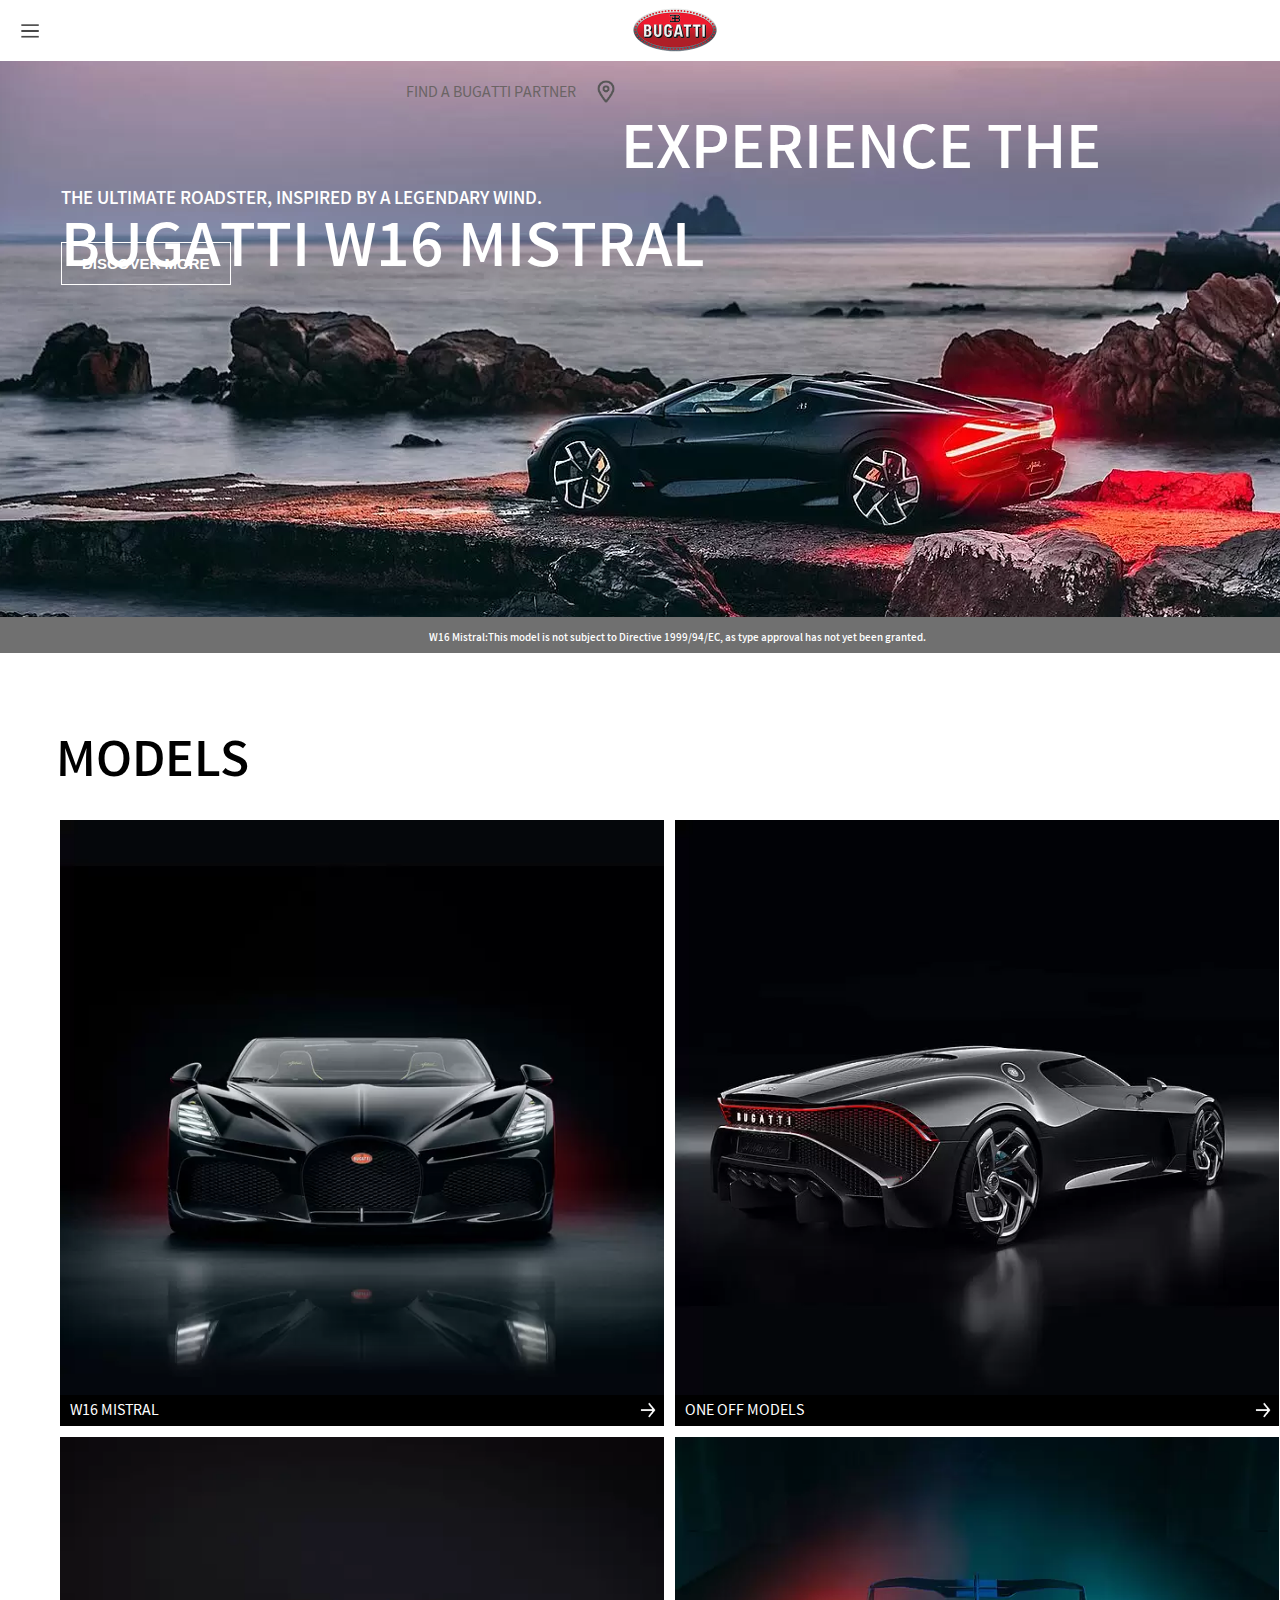
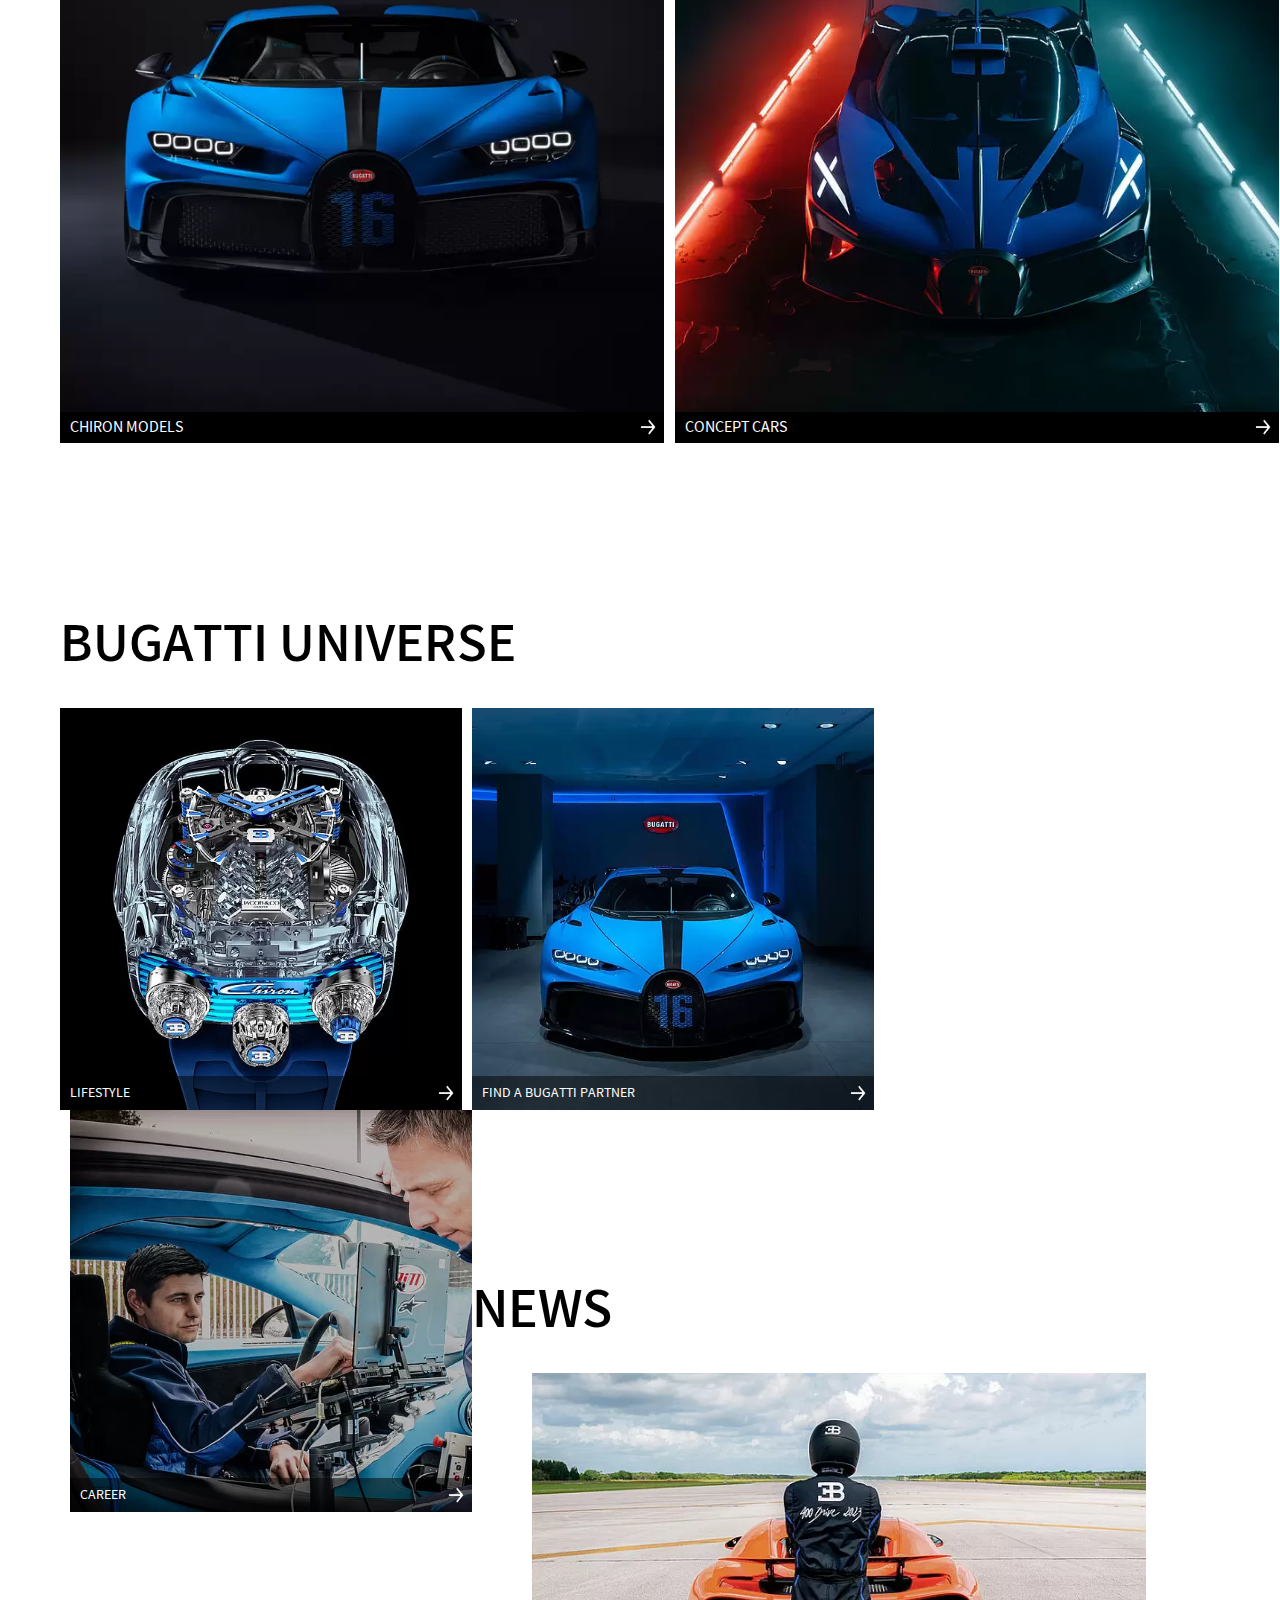
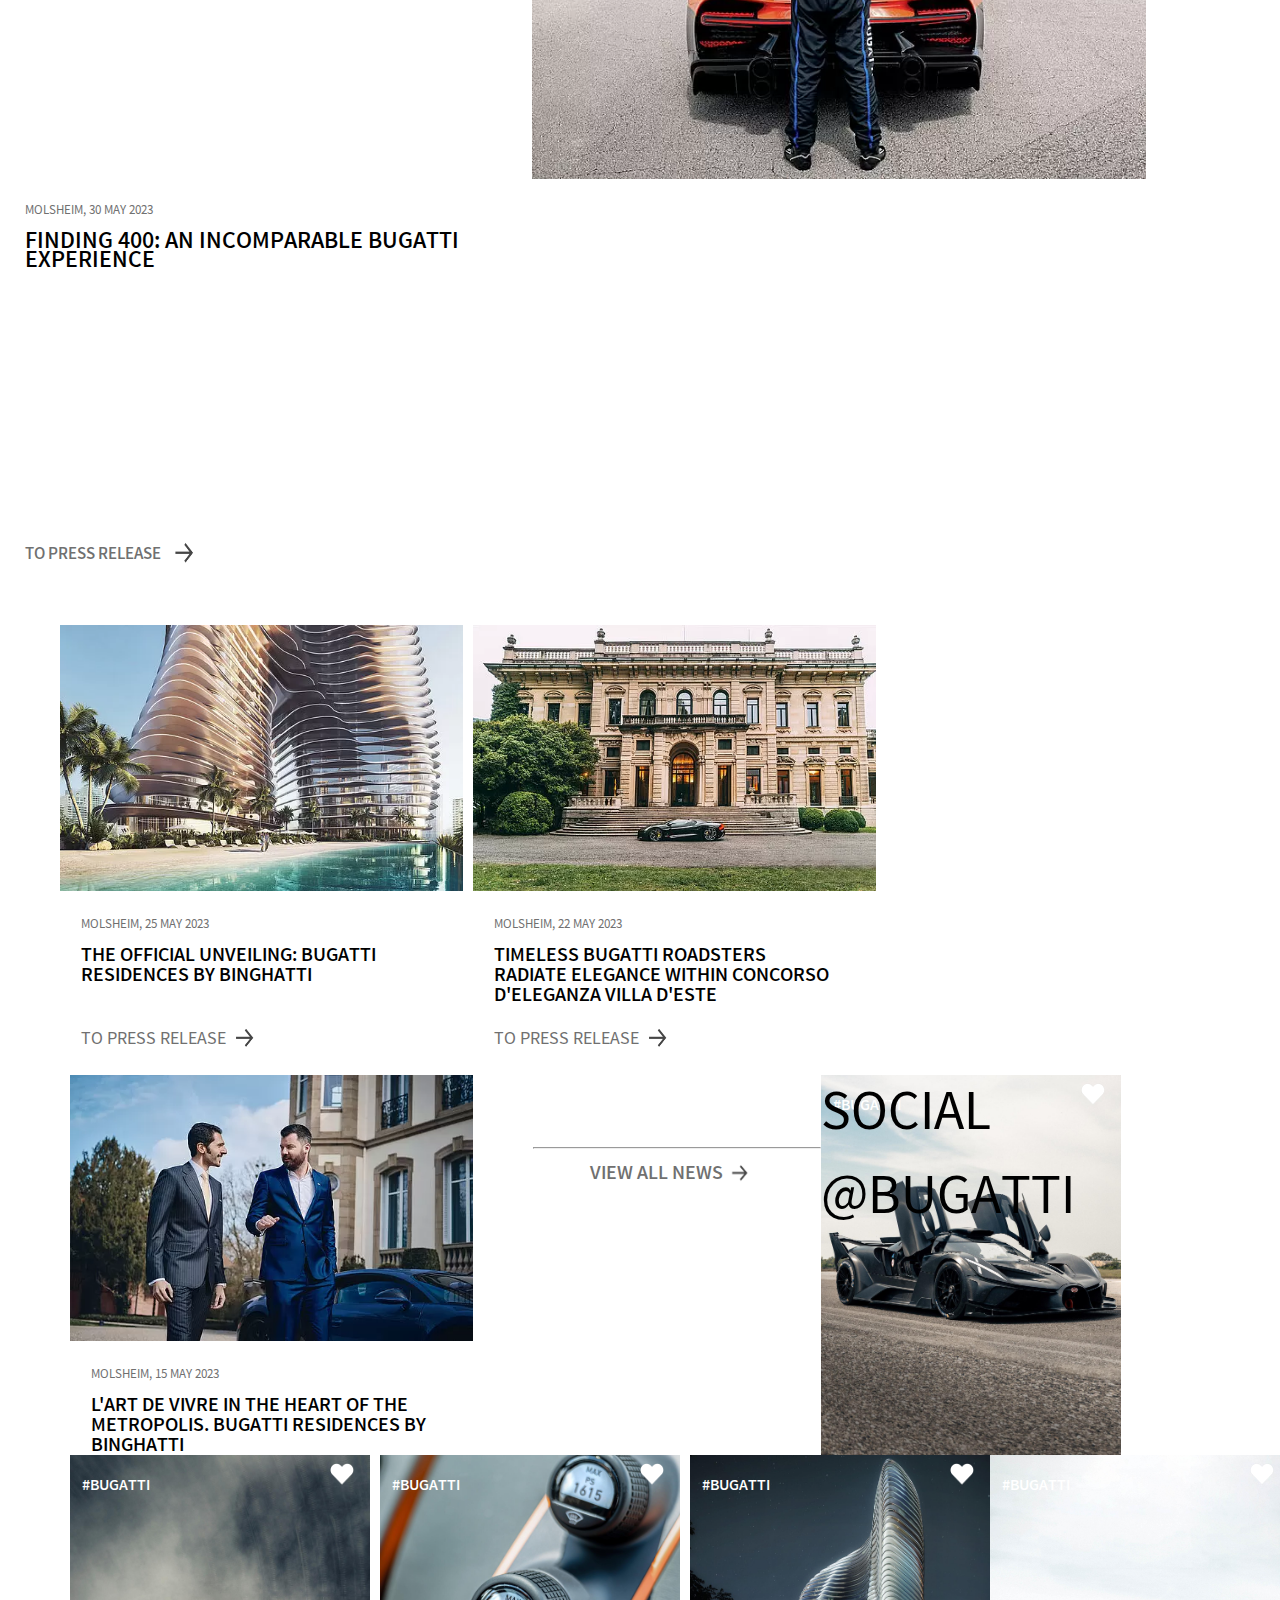
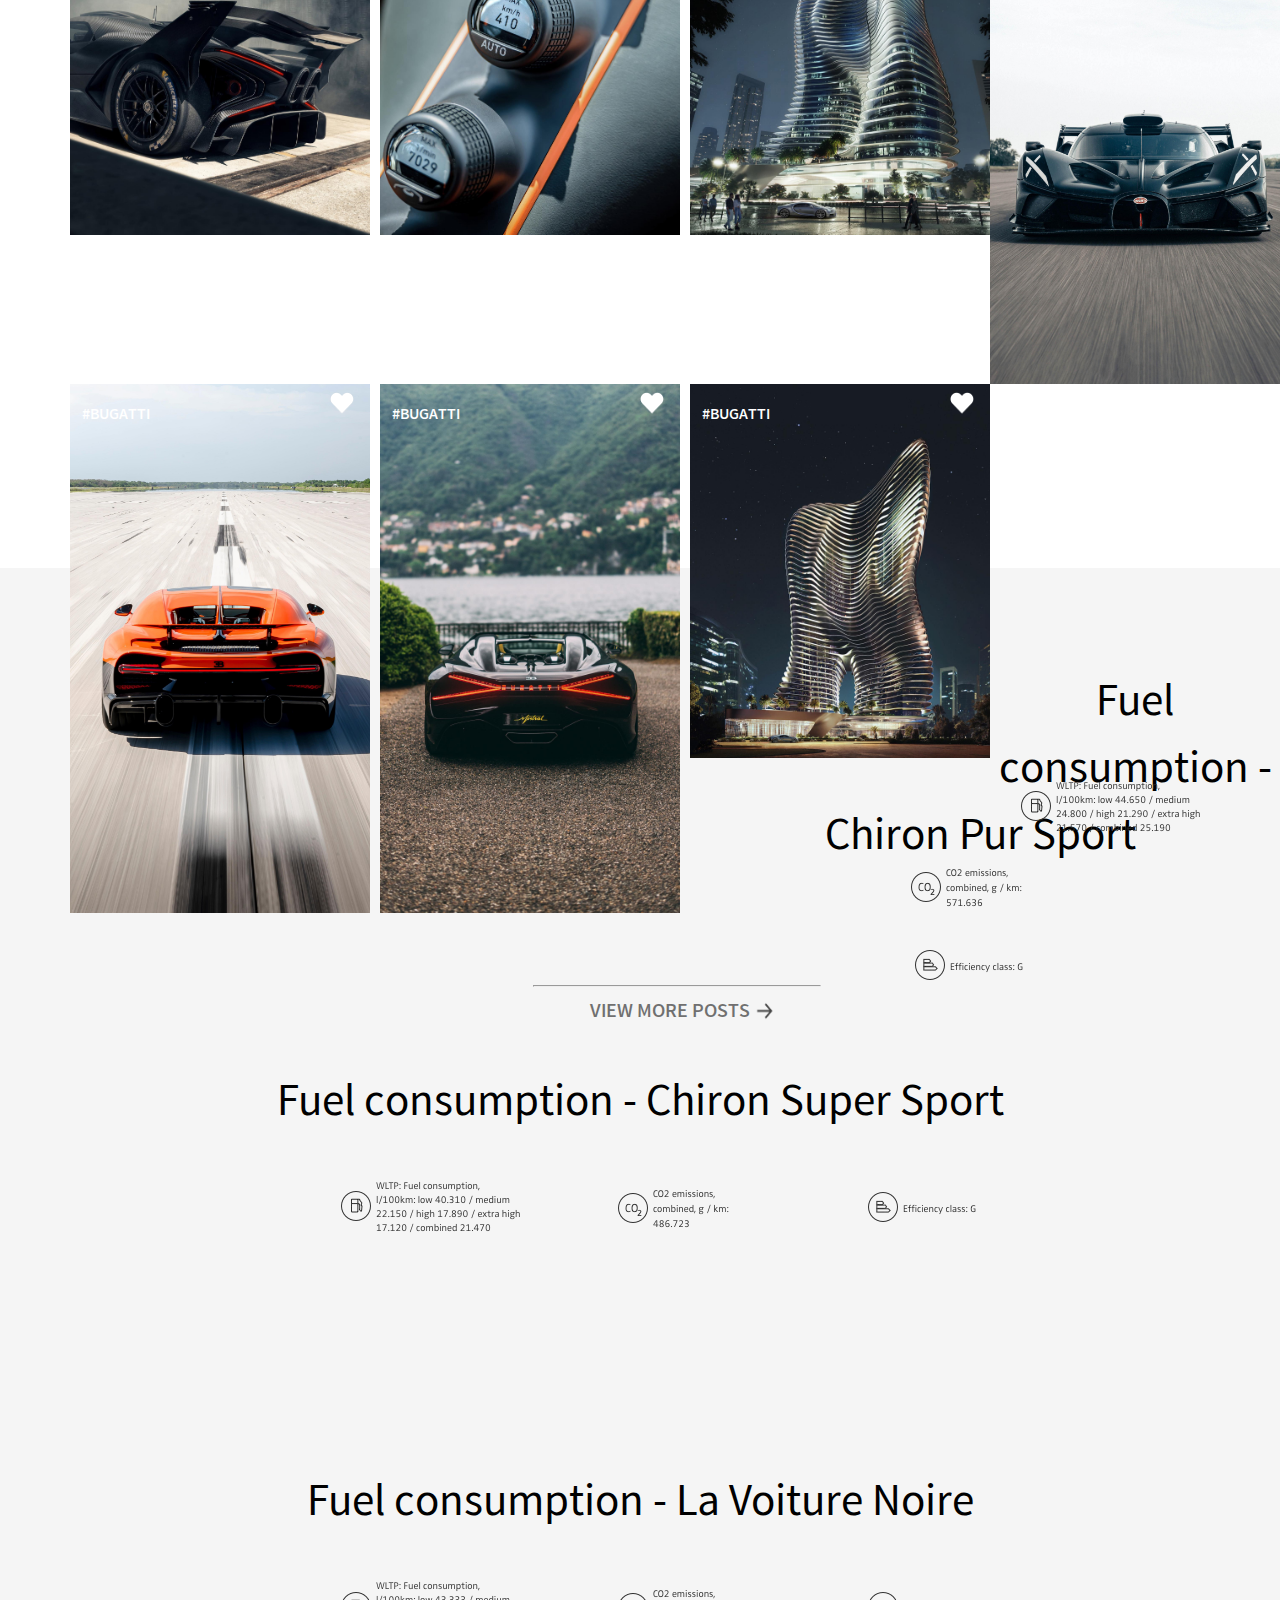
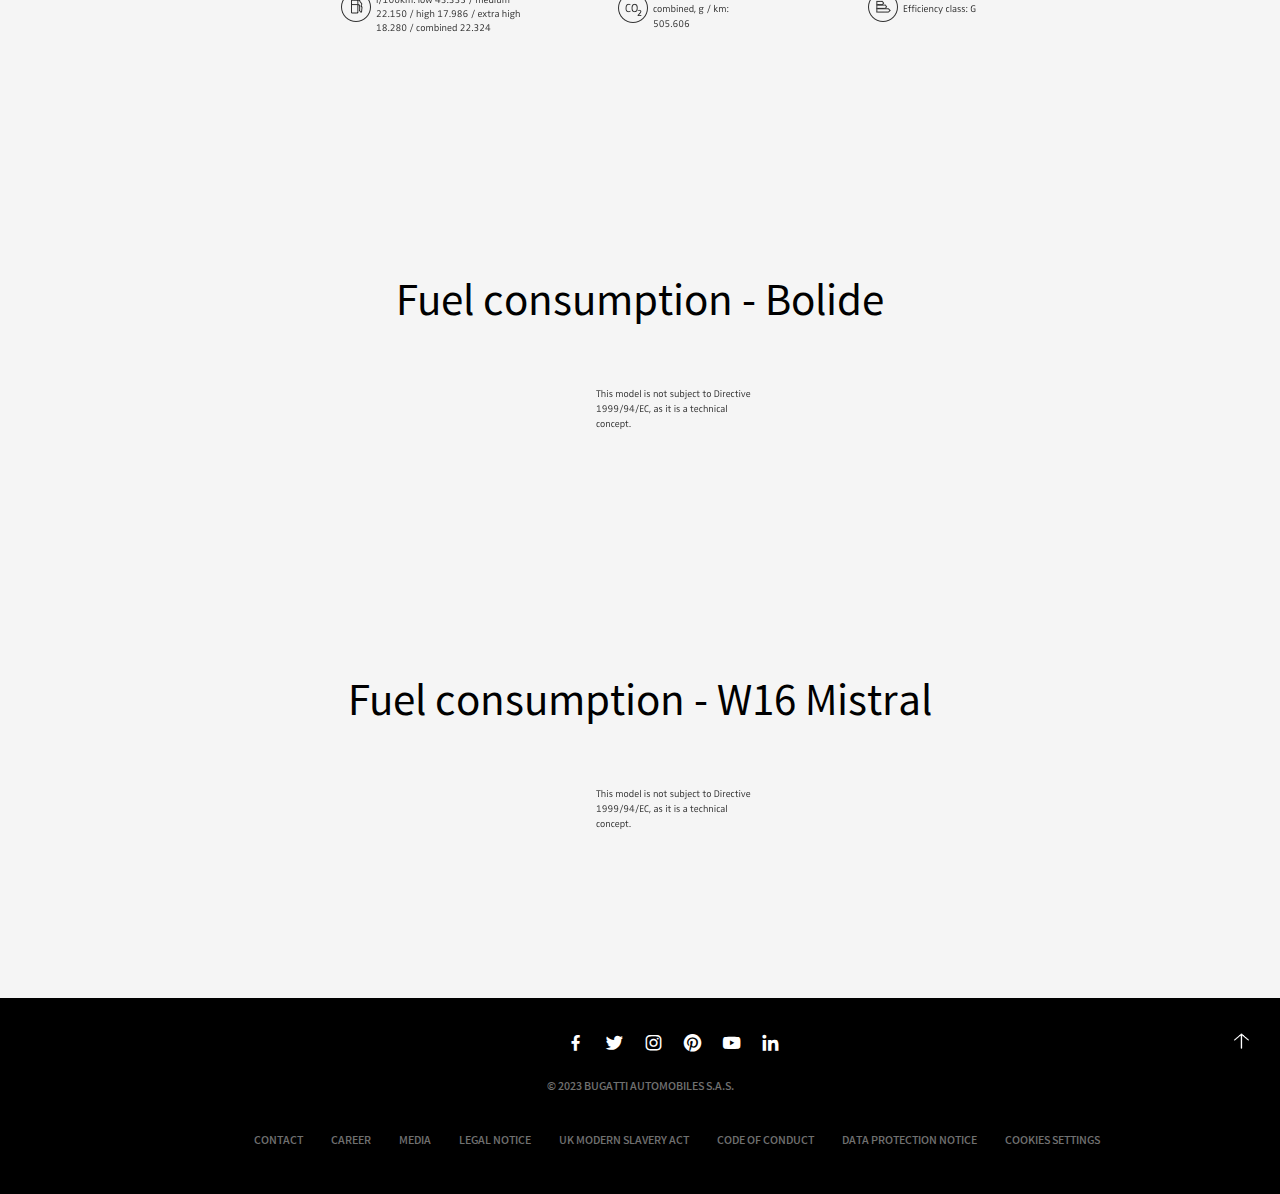
<file: index.html>
<!DOCTYPE html>
<html>
    <head>
        <title>Official BUGATTI Automotive Website</title>
        <link href="style.css" type="text/css" rel="stylesheet">
        <link href='https://unpkg.com/boxicons@2.1.4/css/boxicons.min.css' rel='stylesheet'>

        <link rel="shortcut icon" href="bugatti-head-icon.png" type="image/x-icon">
    </head>
    <body>
        <div class="main-container">
            <div class="navbar">
                <div class="Three-line-div">
                    <a class="Three-line" href="sample.html"><img class="three-line-bar" src="Screenshot__50_-removebg.png"></a>
                </div>
                <div class="logo-div">
                    <img class="logo" src="logo-bugatti_84x44.webp">
                </div>
                <div class="bugatti-partner-div">
                    <a class="partner" href="sample.css">FIND A BUGATTI PARTNER</a>
                </div>
                <div class="map">
                    <img class="map-icon" src="Screenshot__51_-removebg.png">
                </div>
            </div>
            <div class="home">
                <div class="img-home">
                    <h1 class="home-h1">EXPERIENCE THE BUGATTI W16 MISTRAL</h1>
                    <h3 class="home-h3">THE ULTIMATE ROADSTER, INSPIRED BY A LEGENDARY WIND.</h3>
                    <button class="home-button">DISCOVER MORE</button>
                </div>
                <div class="home-footer">
                    <p class="home-footer-disc">W16 Mistral:This model is not subject to Directive 1999/94/EC, as type approval has not yet been granted.</p>
                </div>
            </div>
            <div class="models-div">
                <div class="model-head">
                    <h1 class="model-h1">MODELS</h1>
                </div>
                <div class="model-img-row1">
                    <div class="model-1">

                    </div>
                    <div class="model-2">

                    </div>
                    <div class="model-1-dis">
                        <div class="model-1-dis-1">
                            <p class="model-1-dis-1-1">W16 MISTRAL</p>
                        </div>
                        <div class="model-1-dis-arrow">
                            <img class="next-arrow" src="Screenshot__53_-removebg-preview.png">
                        </div>
                    </div>
                    <div class="model-2-dis">
                        <div class="model-1-dis-1">
                            <p class="model-1-dis-1-1">ONE OFF MODELS</p>
                        </div>
                        <div class="model-1-dis-arrow">
                            <img class="next-arrow" src="Screenshot__53_-removebg-preview.png">
                        </div>
                    </div>
                </div>
                <div class="model-img-row2">
                    <div class="model-3">

                    </div>
                    <div class="model-4">

                    </div>
                    <div class="model-1-dis">
                        <div class="model-1-dis-1">
                            <p class="model-1-dis-1-1">CHIRON MODELS</p>
                        </div>
                        <div class="model-1-dis-arrow">
                            <img class="next-arrow" src="Screenshot__53_-removebg-preview.png">
                        </div>
                    </div>
                    <div class="model-2-dis">
                        <div class="model-1-dis-1">
                            <p class="model-1-dis-1-1">CONCEPT CARS</p>
                        </div>
                        <div class="model-1-dis-arrow">
                            <img class="next-arrow" src="Screenshot__53_-removebg-preview.png">
                        </div>
                    </div>
                </div>
            </div>
            <div class="bugatti-universe-div">
                <div class="bugatti-universe-head">
                    <h1 class="bugatti-universe-h1">BUGATTI UNIVERSE</h1>
                </div>
                <div class="bugatti-three-img">
                    <div class="universe-1-img">
                        <div class="univer-img-footer">
                            <div class="univer-img-footer-text">
                                <p class="univer-img-footer-text-text">LIFESTYLE</p>
                            </div>
                            <div class="next-arrow-universe">
                                <img class="next-arrow-icon" src="Screenshot__53_-removebg-preview.png">
                            </div>
                        </div>
                    </div>
                    <div class="universe-2-img">
                        <div class="univer-img-footer">
                            <div class="univer-img-footer-text">
                                <p class="univer-img-footer-text-text">FIND A BUGATTI PARTNER</p>
                            </div>
                            <div class="next-arrow-universe">
                                <img class="next-arrow-icon" src="Screenshot__53_-removebg-preview.png">
                            </div>
                        </div>
                    </div>
                    <div class="universe-3-img">
                        <div class="univer-img-footer">
                            <div class="univer-img-footer-text">
                                <p class="univer-img-footer-text-text">CAREER</p>
                            </div>
                            <div class="next-arrow-universe">
                                <img class="next-arrow-icon" src="Screenshot__53_-removebg-preview.png">
                            </div>
                        </div>
                    </div>
                </div>
            </div>
            <div class="news-div">
                <div class="news-head">
                    <h1 class="news-head-h1">NEWS</h1>
                </div>
                <div class="news-img">

                </div>
                <div class="news-div-right">
                    <p class="news-div-right-small">MOLSHEIM, 30 MAY 2023</p>
                    <div class="news-div-right-big">
                        <h1 class="news-div-right-big-text">FINDING 400: AN INCOMPARABLE BUGATTI EXPERIENCE</h1>
                    </div>
                    <div class="news-div-righ-press">
                        <h2 class="news-div-righ-press-release">TO PRESS RELEASE</h2>
                    </div>
                    <div class="news-div-righ-arrow">
                        <img class="news-div-righ-arrow-press" src="Screenshot__54_-removebg.png">
                    </div>
                </div>
                <div class="news-3-img-div">
                    <div class="news-img-2-div">
                        <div class="news-img-2">

                        </div>
                        <div class="news-img-2-text">
                            <div class="news-img-2-small">
                                <p>MOLSHEIM, 25 MAY 2023</p>
                            </div>
                            <div class="news-img-2-big">
                                <h2>THE OFFICIAL UNVEILING: BUGATTI RESIDENCES BY BINGHATTI</h2>
                            </div>
                            <div class="news-img-next-press-div">
                                <p>TO PRESS RELEASE</p>
                                <div class="news-img-arrow-div">
                                    <img class="news-img-arrow" src="Screenshot__54_-removebg.png">
                                </div>
                            </div>
                        </div>
                    </div>
                    <div class="news-img-3-div">
                        <div class="news-img-3">

                        </div>
                        <div class="news-img-2-text">
                            <div class="news-img-2-small">
                                <p>MOLSHEIM, 22 MAY 2023</p>
                            </div>
                            <div class="news-img-2-big">
                                <h2>TIMELESS BUGATTI ROADSTERS RADIATE ELEGANCE WITHIN CONCORSO D'ELEGANZA VILLA D'ESTE</h2>
                            </div>
                            <div class="news-img-next-press-div">
                                <p>TO PRESS RELEASE</p>
                                <div class="news-img-arrow-div">
                                    <img class="news-img-arrow" src="Screenshot__54_-removebg.png">
                                </div>
                            </div>
                        </div>
                    </div>
                    <div class="news-img-4-div">
                        <div class="news-img-4">

                        </div>
                        <div class="news-img-2-text">
                            <div class="news-img-2-small">
                                <p>MOLSHEIM, 15 MAY 2023</p>
                            </div>
                            <div class="news-img-2-big">
                                <h2>L'ART DE VIVRE IN THE HEART OF THE METROPOLIS. BUGATTI RESIDENCES BY BINGHATTI</h2>
                            </div>
                            <div class="news-img-next-press-div">
                                <p>TO PRESS RELEASE</p>
                                <div class="news-img-arrow-div">
                                    <img class="news-img-arrow" src="Screenshot__54_-removebg.png">
                                </div>
                            </div>
                        </div>
                    </div>

                </div>
                <div class="all-news-div">
                    <hr><h2 class="all-news-text">VIEW ALL NEWS</h2>
                    <div class="all-news-arrow-div">
                        <img class="all-news-arrow-img" src="Screenshot__54_-removebg.png">
                    </div>
                </div>
            </div>
            <div class="social-div">
                <div class="social-text-div">
                    SOCIAL @BUGATTI
                </div>
                <div class="social-img-1-4-div">
                    <div class="social-img-1-1">
                        <div class="social-img-1-1-text">
                            #BUGATTI
                        </div>
                        <div class="social-img-1-1-love-div">
                            <img class="love-png" src="love.png">
                        </div>
                    </div>
                    <div class="social-img-1-2">
                        <div class="social-img-1-1-text">
                            #BUGATTI
                        </div>
                        <div class="social-img-1-1-love-div">
                            <img class="love-png" src="love.png">
                        </div>
                    </div>
                    <div class="social-img-1-3">
                        <div class="social-img-1-1-text">
                            #BUGATTI
                        </div>
                        <div class="social-img-1-1-love-div">
                            <img class="love-png" src="love.png">
                        </div>
                    </div>
                    <div class="social-img-1-4">
                        <div class="social-img-1-1-text">
                            #BUGATTI
                        </div>
                        <div class="social-img-1-1-love-div">
                            <img class="love-png" src="love.png">
                        </div>
                    </div>
                </div>
                <div class="social-img-2-4-div">
                    <div class="social-img-2-5">
                        <div class="social-img-1-1-text">
                            #BUGATTI
                        </div>
                        <div class="social-img-1-1-love-div">
                            <img class="love-png" src="love.png">
                        </div>
                    </div>
                    <div class="social-img-2-6">
                        <div class="social-img-1-1-text">
                            #BUGATTI
                        </div>
                        <div class="social-img-1-1-love-div">
                            <img class="love-png" src="love.png">
                        </div>
                    </div>
                    <div class="social-img-2-7">
                        <div class="social-img-1-1-text">
                            #BUGATTI
                        </div>
                        <div class="social-img-1-1-love-div">
                            <img class="love-png" src="love.png">
                        </div>
                    </div>
                    <div class="social-img-2-8">
                        <div class="social-img-1-1-text">
                            #BUGATTI
                        </div>
                        <div class="social-img-1-1-love-div">
                            <img class="love-png" src="love.png">
                        </div>
                    </div>
                </div>
                <div class="all-news-div">
                    <hr><h2 class="all-news-text">VIEW MORE POSTS</h2>
                    <div class="all-social-arrow-div">
                        <img class="all-news-arrow-img" src="Screenshot__54_-removebg.png">
                    </div>
                </div>
            </div>
            <div class="fuel-div">
                <div class="fuel-1-div">
                    <div class="fuel-head-text-div">
                        Fuel consumption - Chiron Pur Sport
                    </div>
                    <div class="fuel-img-div">
                        <img class="fuel-img-1" src="fuel-1-1.webp">
                        <img class="fuel-img-2-3" src="fuel-1-2.webp">
                        <img class="fuel-img-2-3" src="fuel-1-3.webp">
                    </div>
                </div>
                <div class="fuel-1-div">
                    <div class="fuel-head-text-div">
                        Fuel consumption - Chiron Super Sport
                    </div>
                    <div class="fuel-img-div">
                        <img class="fuel-img-1" src="fuel-2-1.webp">
                        <img class="fuel-img-2-3" src="fuel-2-2.webp">
                        <img class="fuel-img-2-3" src="fuel-2-3.webp">
                    </div>
                </div>
                <div class="fuel-1-div">
                    <div class="fuel-head-text-div">
                        Fuel consumption - La Voiture Noire
                    </div>
                    <div class="fuel-img-div">
                        <img class="fuel-img-1" src="fuel-3-1.webp">
                        <img class="fuel-img-2-3" src="fuel-3-2.webp">
                        <img class="fuel-img-2-3" src="fuel-3-3.webp">
                    </div>
                </div>
                <div class="fuel-1-div">
                    <div class="fuel-head-text-div">
                        Fuel consumption - Bolide
                    </div>
                    <div class="fuel-img-div">
                        <img class="fuel-img-4-5" src="fuel-4.webp">
                    </div>
                </div>
                <div class="fuel-1-div">
                    <div class="fuel-head-text-div">
                        Fuel consumption - W16 Mistral
                    </div>
                    <div class="fuel-img-div">
                        <img class="fuel-img-4-5" src="fuel-5.webp">
                    </div>
                </div>
            </div>
            <div class="footer-div">
                <div class="icons-div">
                    <i class='bx bxl-facebook'></i>
                    <i class='bx bxl-twitter'></i>
                    <i class='bx bxl-instagram'></i>
                    <i class='bx bxl-pinterest'></i>
                    <i class='bx bxl-youtube'></i>
                    <i class='bx bxl-linkedin'></i>
                </div>
                <div class="up-arrow-div">
                    <img class="up-arrow-img" src="upp arrow.png">
                </div>
                <div class="copyright-div">
                    © 2023 BUGATTI AUTOMOBILES S.A.S.
                </div>
                <div class="footer-list-div">
                    <a href="sample.html">
                        <ul>
                            <li>CONTACT</li>
                            <li>CAREER</li>
                            <li>MEDIA</li>
                            <li>LEGAL NOTICE</li>
                            <li>UK MODERN SLAVERY ACT</li>
                            <li>CODE OF CONDUCT</li>
                            <li>DATA PROTECTION NOTICE</li>
                            <li>COOKIES SETTINGS</li>
                        </ul>
                    </a>
                </div>
            </div>
         
        </div>
    </body>
</html>
</file>
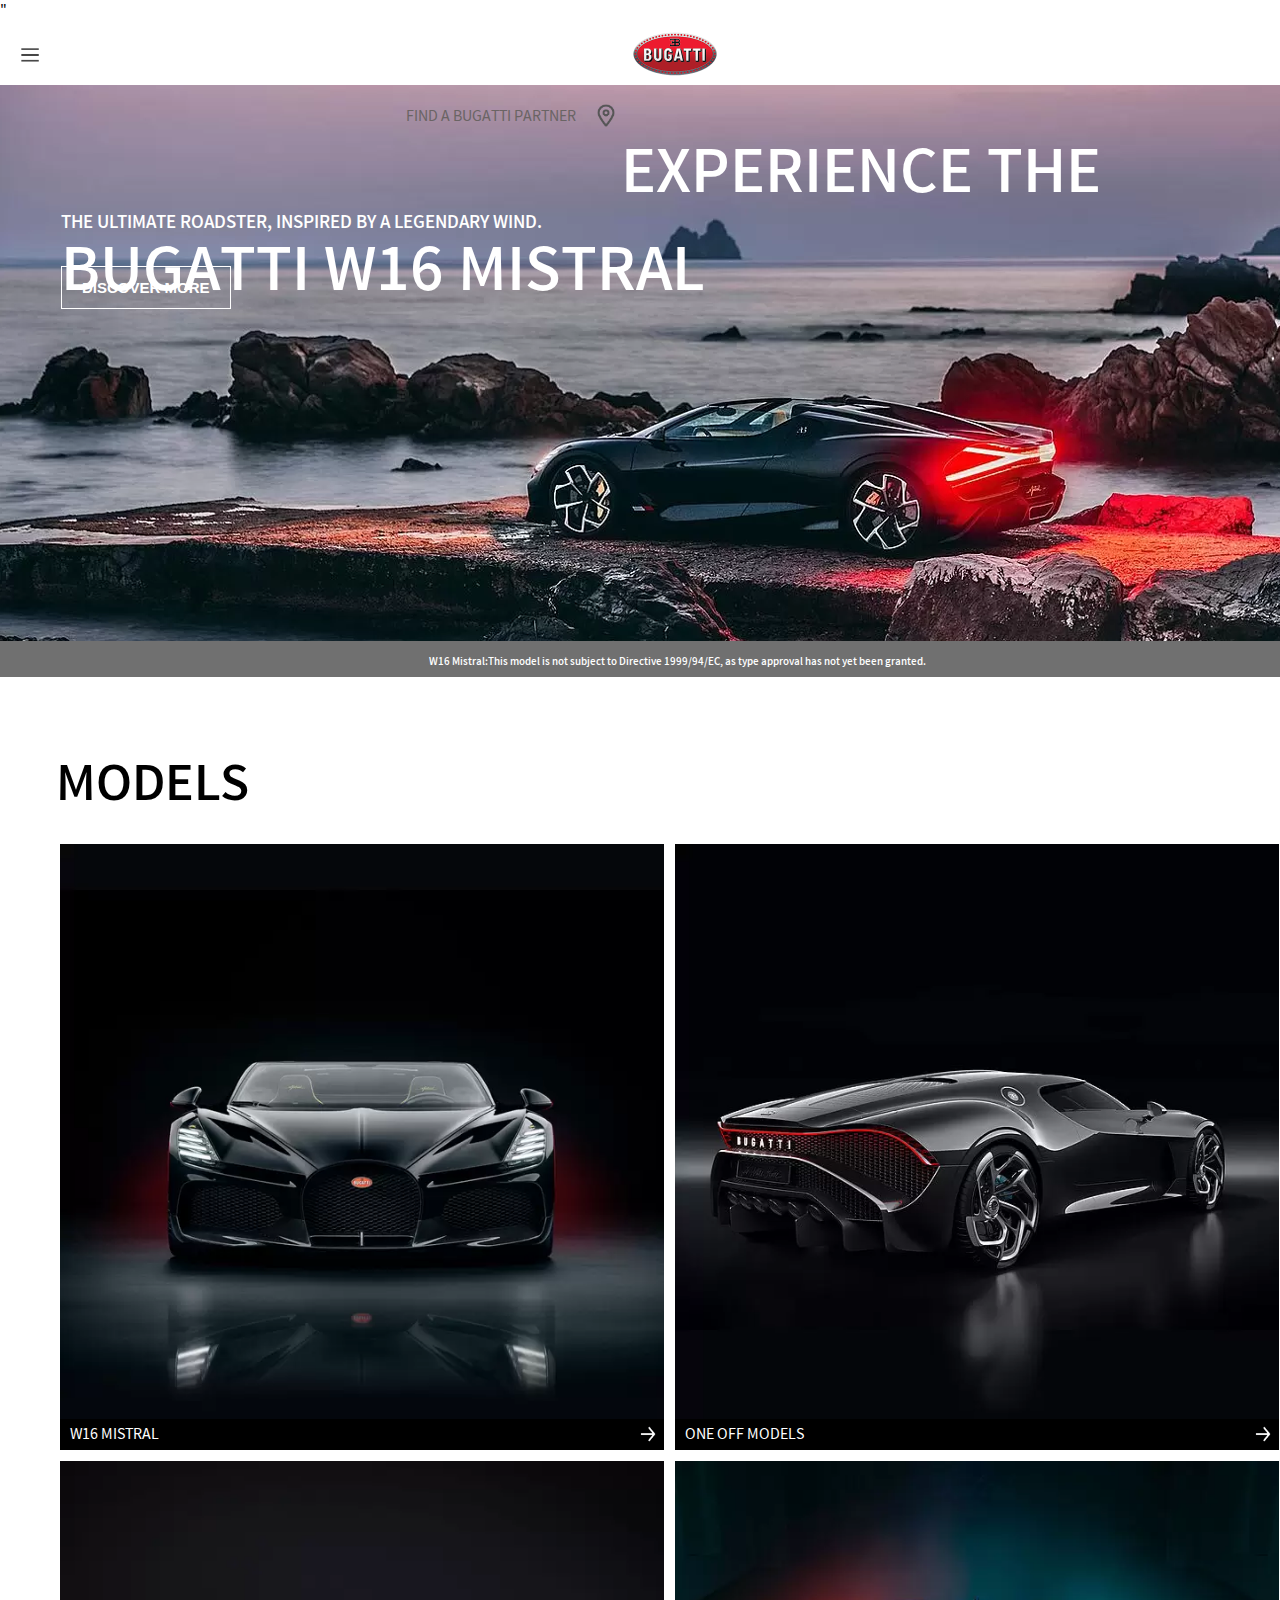
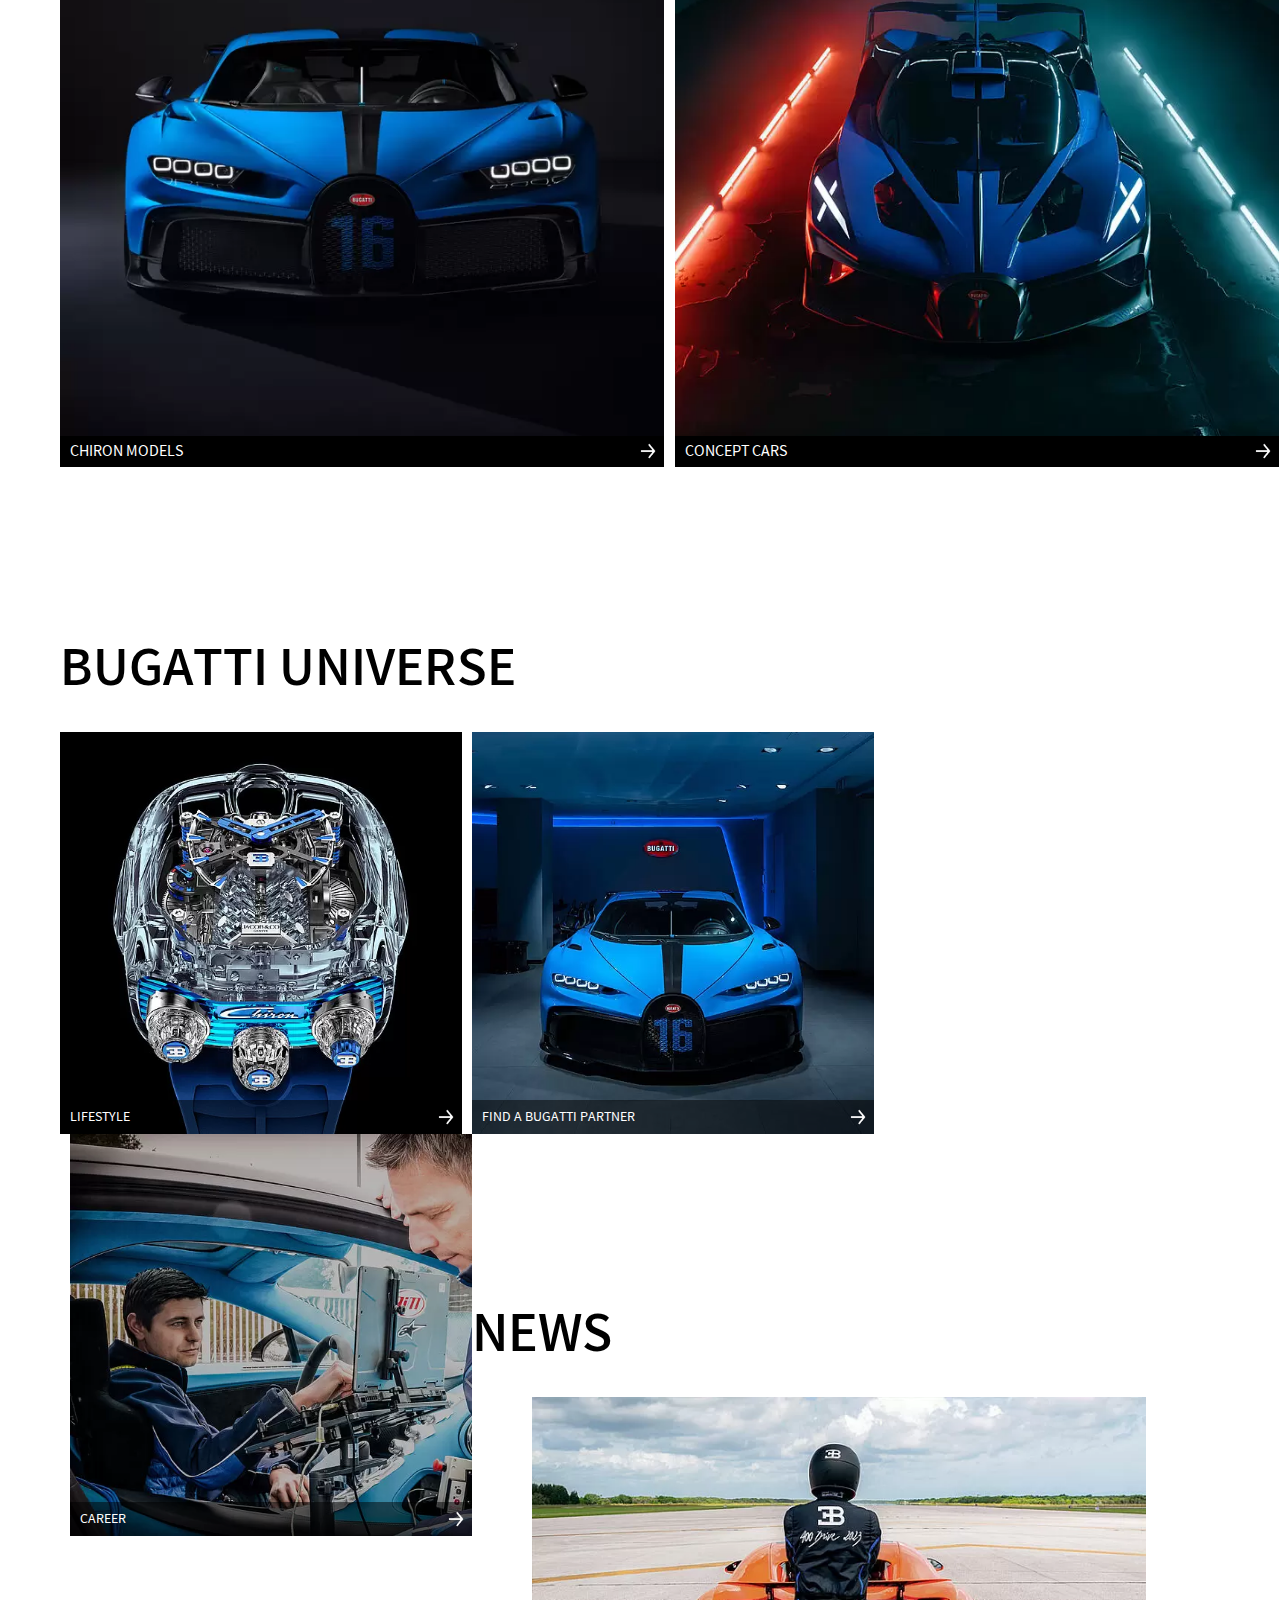
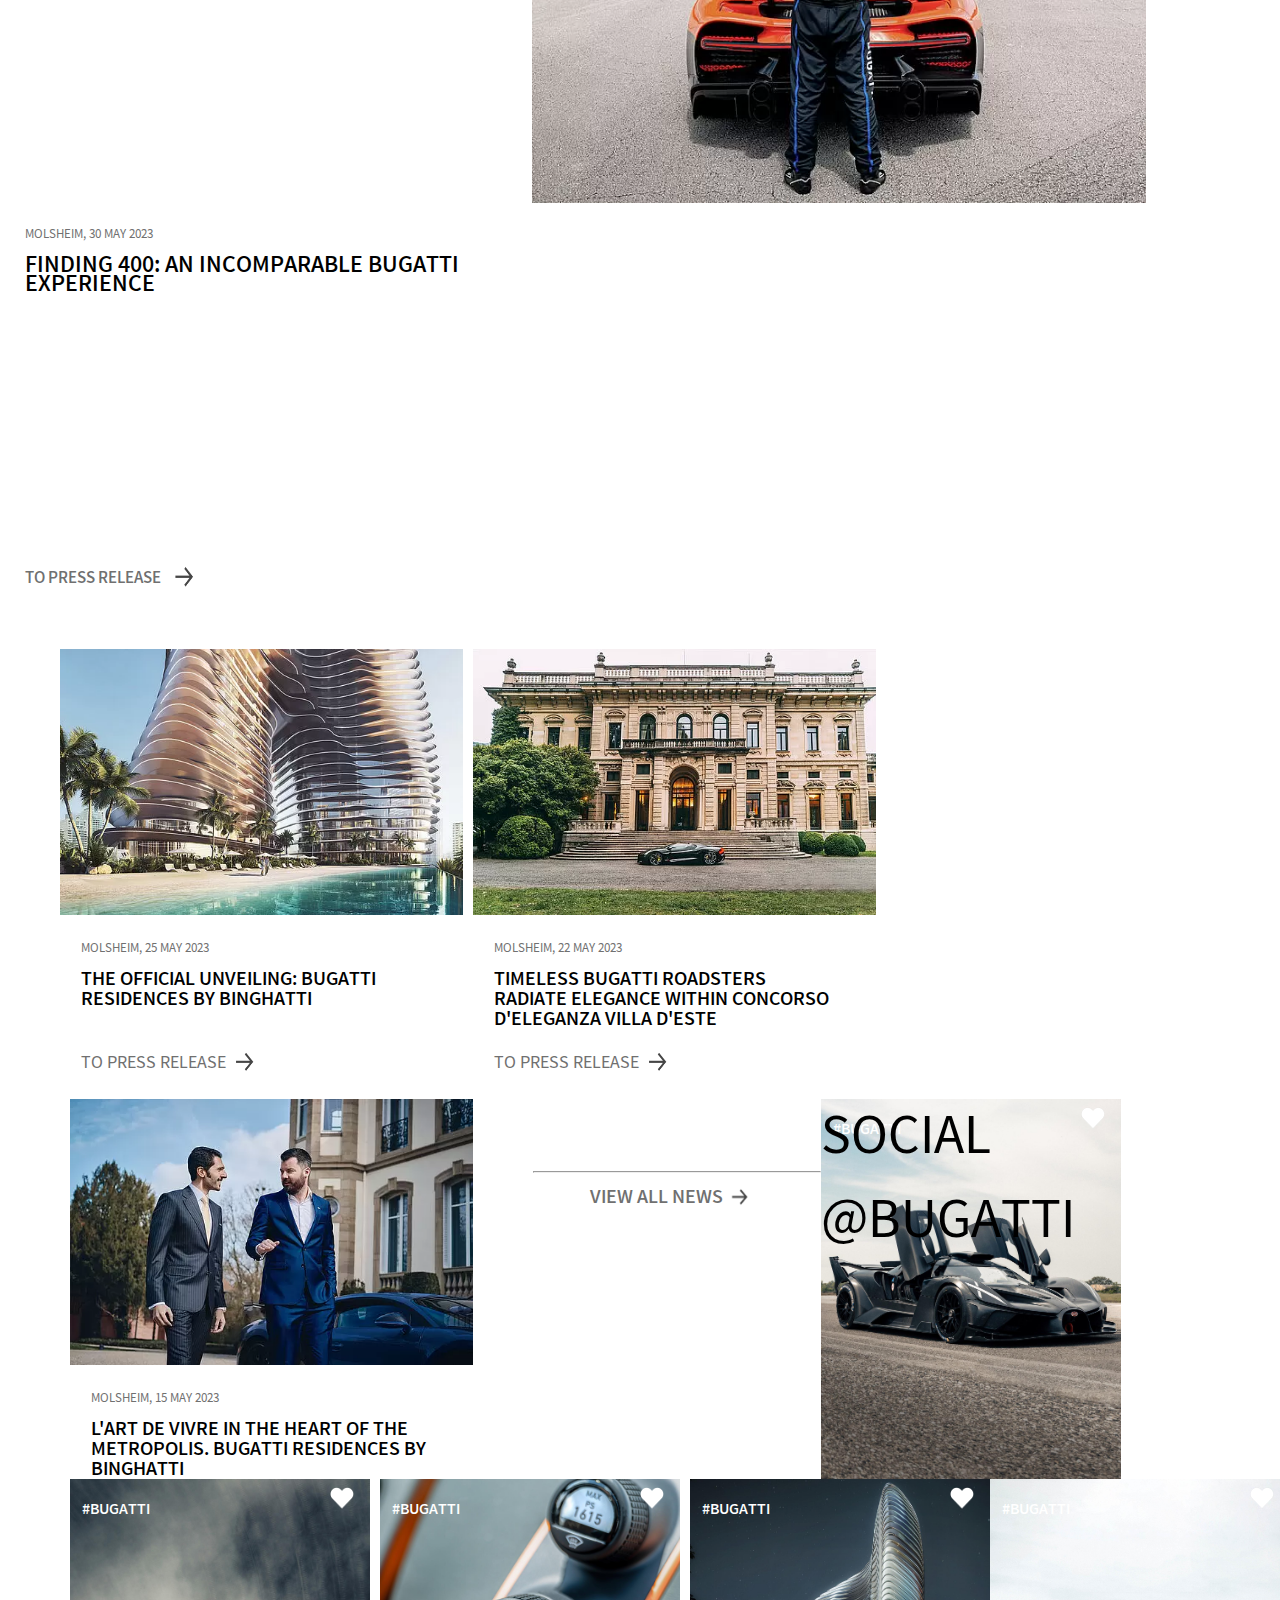
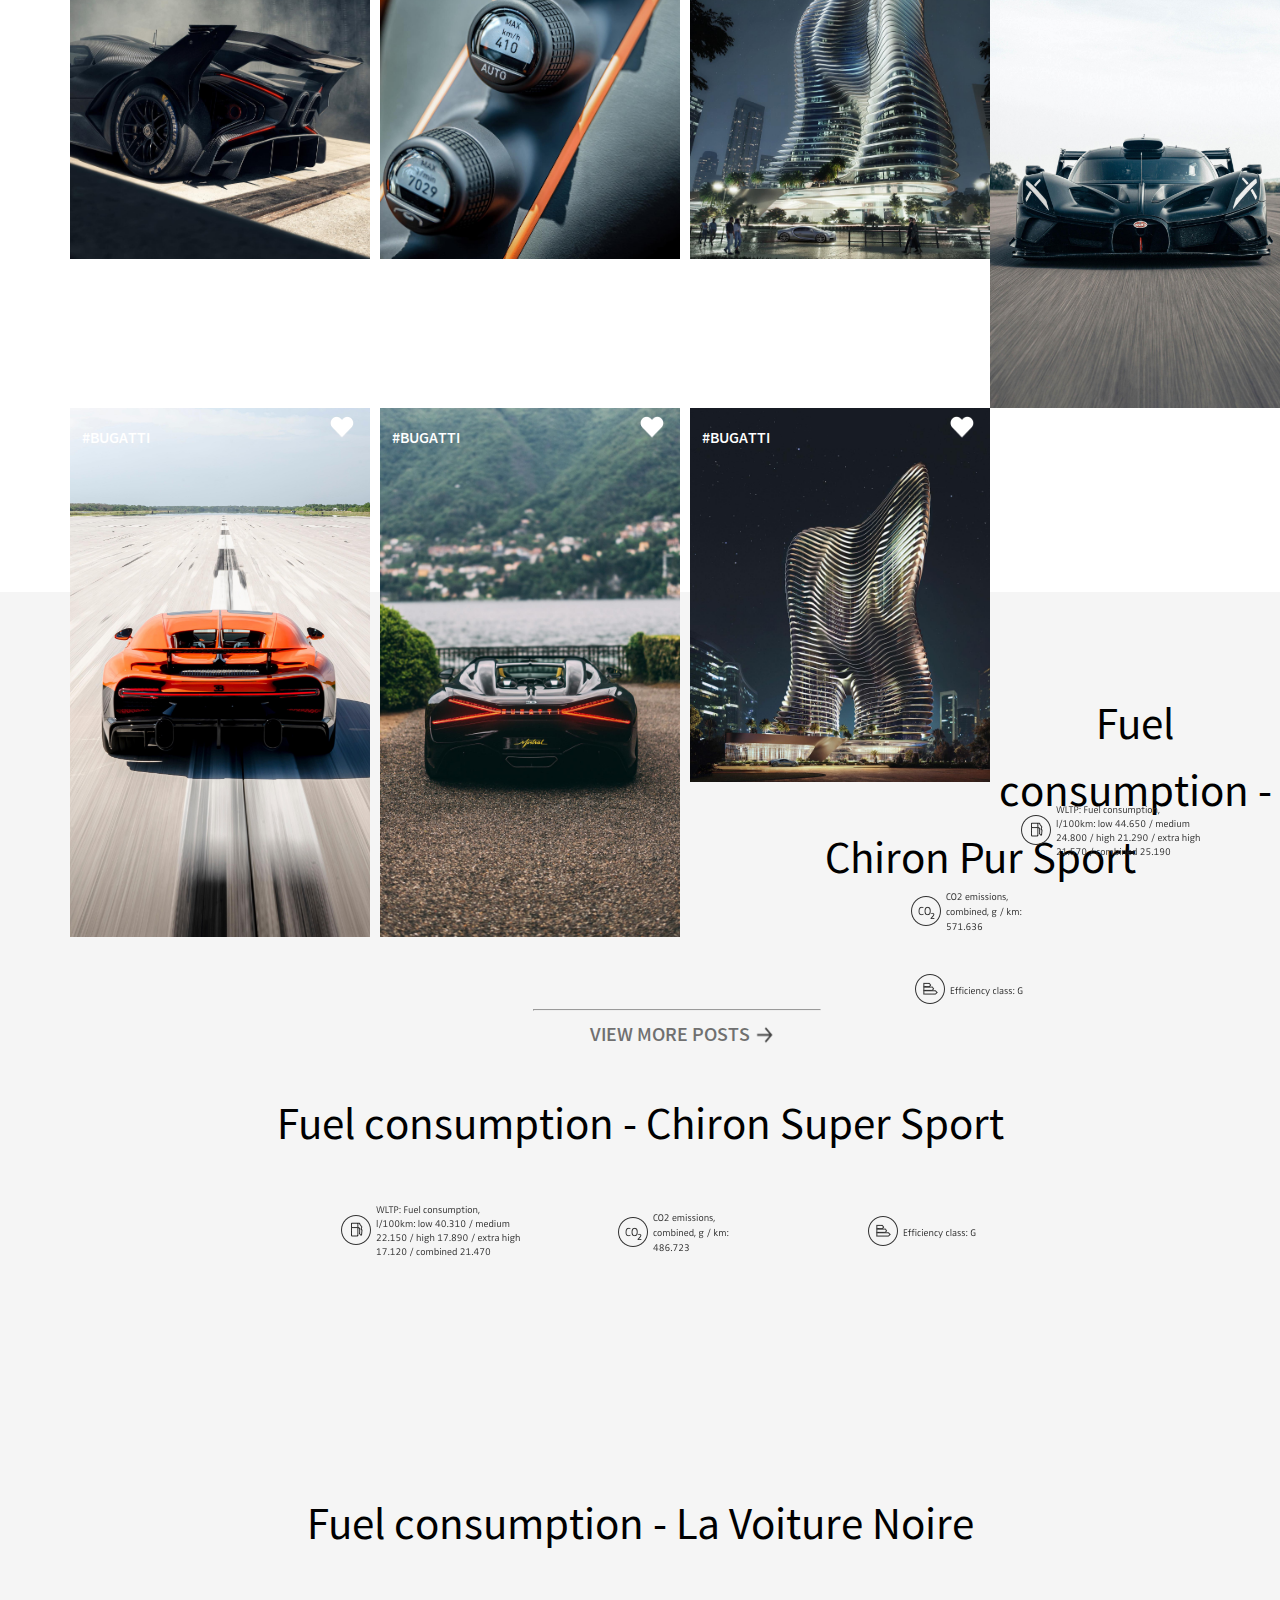
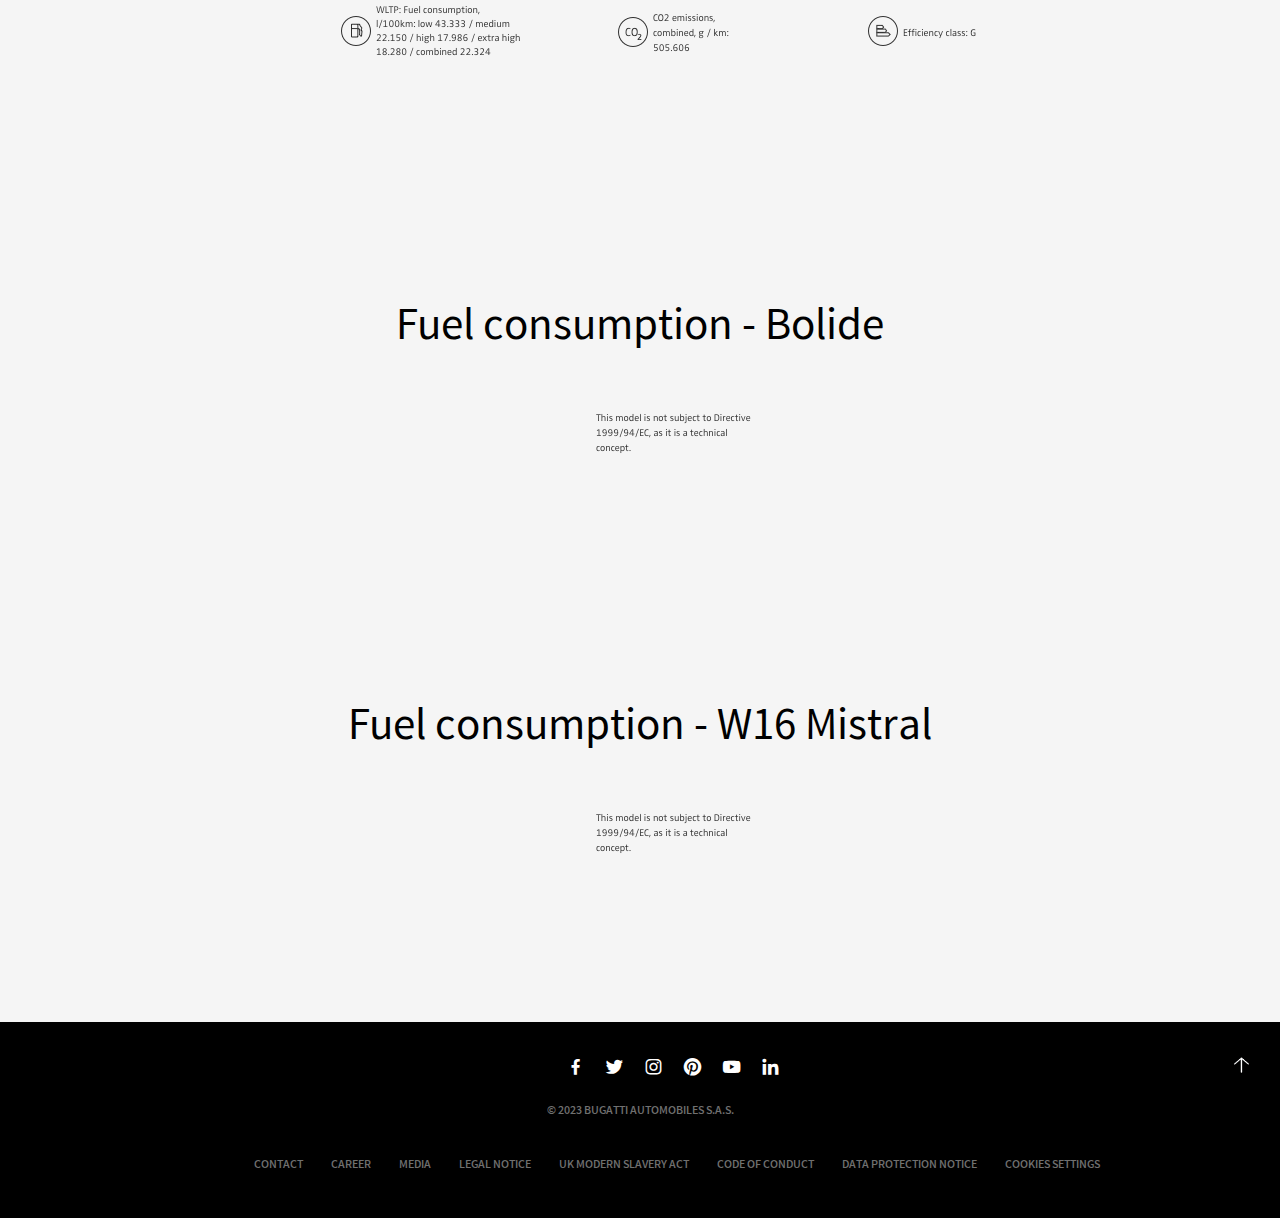
<file: sample.html>
<!DOCTYPE html>
<html>
    <head>
        <title>Official BUGATTI Automotive Website</title>
        <link href="sample.css" type="text/css" rel="stylesheet">
        <link href='https://unpkg.com/boxicons@2.1.4/css/boxicons.min.css' rel='stylesheet'>

        <link rel="shortcut icon" href="bugatti-head-icon.png" type="image/x-icon">
    </head>"
    <body>
        <div class="main-container">
            <div class="navbar">
                <div class="Three-line-div">
                    <a class="Three-line" href="sample.html"><img class="three-line-bar" src="Screenshot__50_-removebg.png"></a>
                </div>
                <div class="logo-div">
                    <img class="logo" src="logo-bugatti_84x44.webp">
                </div>
                <div class="bugatti-partner-div">
                    <a class="partner" href="sample.css">FIND A BUGATTI PARTNER</a>
                </div>
                <div class="map">
                    <img class="map-icon" src="Screenshot__51_-removebg.png">
                </div>
            </div>
            <div class="home">
                <div class="img-home">
                    <h1 class="home-h1">EXPERIENCE THE BUGATTI W16 MISTRAL</h1>
                    <h3 class="home-h3">THE ULTIMATE ROADSTER, INSPIRED BY A LEGENDARY WIND.</h3>
                    <button class="home-button">DISCOVER MORE</button>
                </div>
                <div class="home-footer">
                    <p class="home-footer-disc">W16 Mistral:This model is not subject to Directive 1999/94/EC, as type approval has not yet been granted.</p>
                </div>
            </div>
            <div class="models-div">
                <div class="model-head">
                    <h1 class="model-h1">MODELS</h1>
                </div>
                <div class="model-img-row1">
                    <div class="model-1">

                    </div>
                    <div class="model-2">

                    </div>
                    <div class="model-1-dis">
                        <div class="model-1-dis-1">
                            <p class="model-1-dis-1-1">W16 MISTRAL</p>
                        </div>
                        <div class="model-1-dis-arrow">
                            <img class="next-arrow" src="Screenshot__53_-removebg-preview.png">
                        </div>
                    </div>
                    <div class="model-2-dis">
                        <div class="model-1-dis-1">
                            <p class="model-1-dis-1-1">ONE OFF MODELS</p>
                        </div>
                        <div class="model-1-dis-arrow">
                            <img class="next-arrow" src="Screenshot__53_-removebg-preview.png">
                        </div>
                    </div>
                </div>
                <div class="model-img-row2">
                    <div class="model-3">

                    </div>
                    <div class="model-4">

                    </div>
                    <div class="model-1-dis">
                        <div class="model-1-dis-1">
                            <p class="model-1-dis-1-1">CHIRON MODELS</p>
                        </div>
                        <div class="model-1-dis-arrow">
                            <img class="next-arrow" src="Screenshot__53_-removebg-preview.png">
                        </div>
                    </div>
                    <div class="model-2-dis">
                        <div class="model-1-dis-1">
                            <p class="model-1-dis-1-1">CONCEPT CARS</p>
                        </div>
                        <div class="model-1-dis-arrow">
                            <img class="next-arrow" src="Screenshot__53_-removebg-preview.png">
                        </div>
                    </div>
                </div>
            </div>
            <div class="bugatti-universe-div">
                <div class="bugatti-universe-head">
                    <h1 class="bugatti-universe-h1">BUGATTI UNIVERSE</h1>
                </div>
                <div class="bugatti-three-img">
                    <div class="universe-1-img">
                        <div class="univer-img-footer">
                            <div class="univer-img-footer-text">
                                <p class="univer-img-footer-text-text">LIFESTYLE</p>
                            </div>
                            <div class="next-arrow-universe">
                                <img class="next-arrow-icon" src="Screenshot__53_-removebg-preview.png">
                            </div>
                        </div>
                    </div>
                    <div class="universe-2-img">
                        <div class="univer-img-footer">
                            <div class="univer-img-footer-text">
                                <p class="univer-img-footer-text-text">FIND A BUGATTI PARTNER</p>
                            </div>
                            <div class="next-arrow-universe">
                                <img class="next-arrow-icon" src="Screenshot__53_-removebg-preview.png">
                            </div>
                        </div>
                    </div>
                    <div class="universe-3-img">
                        <div class="univer-img-footer">
                            <div class="univer-img-footer-text">
                                <p class="univer-img-footer-text-text">CAREER</p>
                            </div>
                            <div class="next-arrow-universe">
                                <img class="next-arrow-icon" src="Screenshot__53_-removebg-preview.png">
                            </div>
                        </div>
                    </div>
                </div>
            </div>
            <div class="news-div">
                <div class="news-head">
                    <h1 class="news-head-h1">NEWS</h1>
                </div>
                <div class="news-img">

                </div>
                <div class="news-div-right">
                    <p class="news-div-right-small">MOLSHEIM, 30 MAY 2023</p>
                    <div class="news-div-right-big">
                        <h1 class="news-div-right-big-text">FINDING 400: AN INCOMPARABLE BUGATTI EXPERIENCE</h1>
                    </div>
                    <div class="news-div-righ-press">
                        <h2 class="news-div-righ-press-release">TO PRESS RELEASE</h2>
                    </div>
                    <div class="news-div-righ-arrow">
                        <img class="news-div-righ-arrow-press" src="Screenshot__54_-removebg.png">
                    </div>
                </div>
                <div class="news-3-img-div">
                    <div class="news-img-2-div">
                        <div class="news-img-2">

                        </div>
                        <div class="news-img-2-text">
                            <div class="news-img-2-small">
                                <p>MOLSHEIM, 25 MAY 2023</p>
                            </div>
                            <div class="news-img-2-big">
                                <h2>THE OFFICIAL UNVEILING: BUGATTI RESIDENCES BY BINGHATTI</h2>
                            </div>
                            <div class="news-img-next-press-div">
                                <p>TO PRESS RELEASE</p>
                                <div class="news-img-arrow-div">
                                    <img class="news-img-arrow" src="Screenshot__54_-removebg.png">
                                </div>
                            </div>
                        </div>
                    </div>
                    <div class="news-img-3-div">
                        <div class="news-img-3">

                        </div>
                        <div class="news-img-2-text">
                            <div class="news-img-2-small">
                                <p>MOLSHEIM, 22 MAY 2023</p>
                            </div>
                            <div class="news-img-2-big">
                                <h2>TIMELESS BUGATTI ROADSTERS RADIATE ELEGANCE WITHIN CONCORSO D'ELEGANZA VILLA D'ESTE</h2>
                            </div>
                            <div class="news-img-next-press-div">
                                <p>TO PRESS RELEASE</p>
                                <div class="news-img-arrow-div">
                                    <img class="news-img-arrow" src="Screenshot__54_-removebg.png">
                                </div>
                            </div>
                        </div>
                    </div>
                    <div class="news-img-4-div">
                        <div class="news-img-4">

                        </div>
                        <div class="news-img-2-text">
                            <div class="news-img-2-small">
                                <p>MOLSHEIM, 15 MAY 2023</p>
                            </div>
                            <div class="news-img-2-big">
                                <h2>L'ART DE VIVRE IN THE HEART OF THE METROPOLIS. BUGATTI RESIDENCES BY BINGHATTI</h2>
                            </div>
                            <div class="news-img-next-press-div">
                                <p>TO PRESS RELEASE</p>
                                <div class="news-img-arrow-div">
                                    <img class="news-img-arrow" src="Screenshot__54_-removebg.png">
                                </div>
                            </div>
                        </div>
                    </div>

                </div>
                <div class="all-news-div">
                    <hr><h2 class="all-news-text">VIEW ALL NEWS</h2>
                    <div class="all-news-arrow-div">
                        <img class="all-news-arrow-img" src="Screenshot__54_-removebg.png">
                    </div>
                </div>
            </div>
            <div class="social-div">
                <div class="social-text-div">
                    SOCIAL @BUGATTI
                </div>
                <div class="social-img-1-4-div">
                    <div class="social-img-1-1">
                        <div class="social-img-1-1-text">
                            #BUGATTI
                        </div>
                        <div class="social-img-1-1-love-div">
                            <img class="love-png" src="love.png">
                        </div>
                    </div>
                    <div class="social-img-1-2">
                        <div class="social-img-1-1-text">
                            #BUGATTI
                        </div>
                        <div class="social-img-1-1-love-div">
                            <img class="love-png" src="love.png">
                        </div>
                    </div>
                    <div class="social-img-1-3">
                        <div class="social-img-1-1-text">
                            #BUGATTI
                        </div>
                        <div class="social-img-1-1-love-div">
                            <img class="love-png" src="love.png">
                        </div>
                    </div>
                    <div class="social-img-1-4">
                        <div class="social-img-1-1-text">
                            #BUGATTI
                        </div>
                        <div class="social-img-1-1-love-div">
                            <img class="love-png" src="love.png">
                        </div>
                    </div>
                </div>
                <div class="social-img-2-4-div">
                    <div class="social-img-2-5">
                        <div class="social-img-1-1-text">
                            #BUGATTI
                        </div>
                        <div class="social-img-1-1-love-div">
                            <img class="love-png" src="love.png">
                        </div>
                    </div>
                    <div class="social-img-2-6">
                        <div class="social-img-1-1-text">
                            #BUGATTI
                        </div>
                        <div class="social-img-1-1-love-div">
                            <img class="love-png" src="love.png">
                        </div>
                    </div>
                    <div class="social-img-2-7">
                        <div class="social-img-1-1-text">
                            #BUGATTI
                        </div>
                        <div class="social-img-1-1-love-div">
                            <img class="love-png" src="love.png">
                        </div>
                    </div>
                    <div class="social-img-2-8">
                        <div class="social-img-1-1-text">
                            #BUGATTI
                        </div>
                        <div class="social-img-1-1-love-div">
                            <img class="love-png" src="love.png">
                        </div>
                    </div>
                </div>
                <div class="all-news-div">
                    <hr><h2 class="all-news-text">VIEW MORE POSTS</h2>
                    <div class="all-social-arrow-div">
                        <img class="all-news-arrow-img" src="Screenshot__54_-removebg.png">
                    </div>
                </div>
            </div>
            <div class="fuel-div">
                <div class="fuel-1-div">
                    <div class="fuel-head-text-div">
                        Fuel consumption - Chiron Pur Sport
                    </div>
                    <div class="fuel-img-div">
                        <img class="fuel-img-1" src="fuel-1-1.webp">
                        <img class="fuel-img-2-3" src="fuel-1-2.webp">
                        <img class="fuel-img-2-3" src="fuel-1-3.webp">
                    </div>
                </div>
                <div class="fuel-1-div">
                    <div class="fuel-head-text-div">
                        Fuel consumption - Chiron Super Sport
                    </div>
                    <div class="fuel-img-div">
                        <img class="fuel-img-1" src="fuel-2-1.webp">
                        <img class="fuel-img-2-3" src="fuel-2-2.webp">
                        <img class="fuel-img-2-3" src="fuel-2-3.webp">
                    </div>
                </div>
                <div class="fuel-1-div">
                    <div class="fuel-head-text-div">
                        Fuel consumption - La Voiture Noire
                    </div>
                    <div class="fuel-img-div">
                        <img class="fuel-img-1" src="fuel-3-1.webp">
                        <img class="fuel-img-2-3" src="fuel-3-2.webp">
                        <img class="fuel-img-2-3" src="fuel-3-3.webp">
                    </div>
                </div>
                <div class="fuel-1-div">
                    <div class="fuel-head-text-div">
                        Fuel consumption - Bolide
                    </div>
                    <div class="fuel-img-div">
                        <img class="fuel-img-4-5" src="fuel-4.webp">
                    </div>
                </div>
                <div class="fuel-1-div">
                    <div class="fuel-head-text-div">
                        Fuel consumption - W16 Mistral
                    </div>
                    <div class="fuel-img-div">
                        <img class="fuel-img-4-5" src="fuel-5.webp">
                    </div>
                </div>
            </div>
            <div class="footer-div">
                <div class="icons-div">
                    <i class='bx bxl-facebook'></i>
                    <i class='bx bxl-twitter'></i>
                    <i class='bx bxl-instagram'></i>
                    <i class='bx bxl-pinterest'></i>
                    <i class='bx bxl-youtube'></i>
                    <i class='bx bxl-linkedin'></i>
                </div>
                <div class="up-arrow-div">
                    <img class="up-arrow-img" src="upp arrow.png">
                </div>
                <div class="copyright-div">
                    © 2023 BUGATTI AUTOMOBILES S.A.S.
                </div>
                <div class="footer-list-div">
                    <a href="sample.html">
                        <ul>
                            <li>CONTACT</li>
                            <li>CAREER</li>
                            <li>MEDIA</li>
                            <li>LEGAL NOTICE</li>
                            <li>UK MODERN SLAVERY ACT</li>
                            <li>CODE OF CONDUCT</li>
                            <li>DATA PROTECTION NOTICE</li>
                            <li>COOKIES SETTINGS</li>
                        </ul>
                    </a>
                </div>
            </div>
         
        </div>
    </body>
</html>
</file>
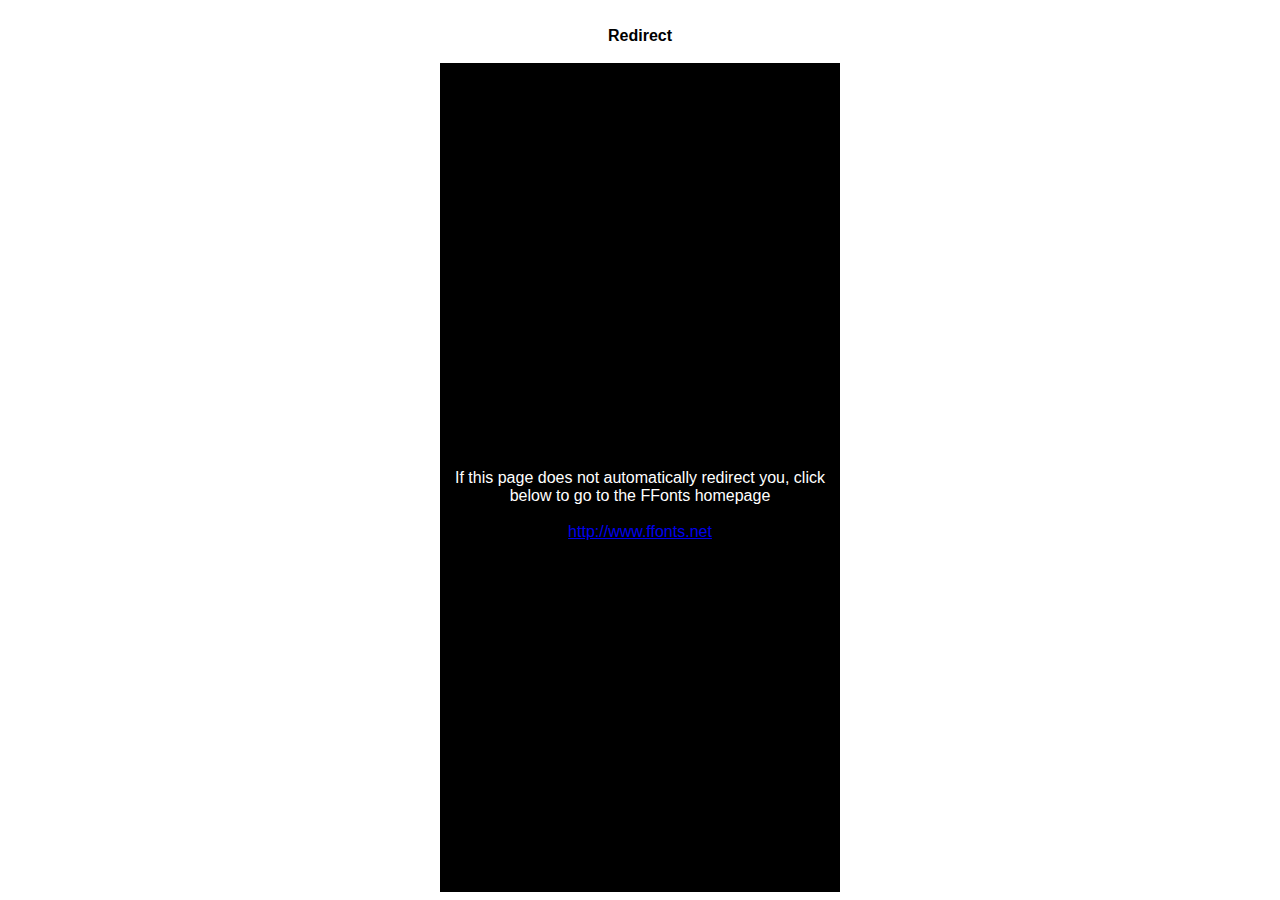
<file: Varta-Bold/ffonts.net.htm>
<HTML>
<HEAD>
<TITLE>FFonts - Redirect</TITLE>
<meta http-equiv="refresh" content="1;url=http://www.ffonts.net">
<script language="javascript">
<!-- 
//location.replace("http://www.ffonts.net");
-->
</script>
</HEAD>

<BODY >
<CENTER>
<TABLE WIDTH="400" HEIGHT="100%" BORDER="0" CELLPADDING="0" CELLSPACING="0">
<TR><TD WIDTH="100%" HEIGHT="20" ALIGN="CENTER" VALIGN="LEFT" BGCOLOR="#FFFFFF"><FONT FACE="Arial, Sans Serif, Verdana" SIZE=3 COLOR="#000000"><B>Redirect</B></FONT></TD></TR>
<TR><TD WIDTH="100%" HEIGHT="300" ALIGN="CENTER" VALIGN="LEFT" BGCOLOR="#000000"><BR><BR><BR>
<FONT FACE="Arial, Sans Serif, Verdana" SIZE=3 COLOR="#FFFFFF">If this page does not automatically redirect you, click below to go to the FFonts homepage</FONT>
<BR><BR>
<FONT FACE="Arial, Sans Serif, Verdana" SIZE=3 COLOR="#FFFFFF"><A HREF="http://www.ffonts.net" TARGET="_top">http://www.ffonts.net</A>
</TD></TR>
</TD></TR>
</TABLE>
</CENTER>
</BODY>
</HTML>
</file>
<file: style.css>
.navbar{
    width: 100%;
    height: 61px;
    background-color: #fff;
} 
@font-face {
    font-family: Varta;
    src: url("./font/Varta-Bold.ttf");
    font-weight: bold;
}
@font-face {
    font-family: Varta;
    src: url("./font/Varta-Regular.ttf");
    font-weight: normal;
}
body{
    margin: 0;
    padding: 0;
    font-family: Varta,arial,sans-serif;
}
.three-line-bar{
    height: 14px;
    width: 18px;
    margin-left: 21px;
    margin-top: 24px;
    margin-bottom: 9px;
}
.Three-line-div{
    float: left;
    width: 100px;
    height: 50px;
   
}
.logo-div{
    float: left;
    margin-left: 533px;

}
.bugatti-partner-div{
    float: left;
    width: 178px;
    height: 30px;
    margin-left: 406px;
    padding-top: 21px;
}
.logo{
    margin-top: 8px;
}
.partner{
    text-decoration: none;
    color: #6a6464;
    font-size: 16px;
}
.map-icon{
    height: 23px;
    width: 18px;
    margin-left: 13px;
}
.map{
    height: 40px;
    width: 37px;
    float: left;
    padding-top: 19px;
}
.home{
    height: 592px;
    width: 100%;
    background-color: aqua;
}
.img-home{
    background-image: url(./Screenshot\ \(52\).png);
    height: 512px;
    width: 100%;
    padding-top: 44px;
}
.home-footer{
    height: 23px;
    width: 100%;
    background-color: #707070;
    padding-top: 13px;
}
p{
    margin-top: 0;
}
.home-footer-disc{
    margin-left: 429px;
    color: #fff;
    font-size: 11px;
    font-weight: bold;
}
h1{
    margin-top: 0;
}
.home-h1{
    color: #fff;
    margin-left: 61px;
    font-size: 66px;
    font-weight: bold;
    height: 37px;
}
.home-h3{
    color: #fff;
    margin-left: 61px;
    font-size: 19px;
    height: 37px;
}

.home-button{
    background: transparent;
    color: #fff;
    border-color: #fff;
    padding: 12px 20px;
    font-size: 15px;
    font-weight: bold;
    margin-left: 61px;
    border: 1px solid;
    
}
.home-button:hover{
    background-color: #fff;
    color: black;
    border-color: #fff;
    cursor: pointer;
}
.models-div{
    height: 1500px;
    width: 100%;

}
.model-head{
    height: 96px;
    width: 100%;
    padding-top: 71px;
}
.model-h1{
    font-size: 54px;
    margin-left: 56px;
}
.model-img-row1{
    height: 617px;
    width: 1220px;
    margin-left: 60px;
}
.model-1{
    float: left;
    width: 49.5%;
    height: 575px;
    background-image: url(./model-1.webp);
    background-size: cover;
}
.model-2{
    float: left;
    width: 49.5%;
    height: 575px;
    background-image: url(./model-2.webp);
    background-size: cover;
    margin-left: 11px;
}
.model-1-dis{
    float: left;
    width: 49.5%;
    height: 31px;
    background-color: black;
}
.model-2-dis{
    float: left;
    width: 49.5%;
    height: 31px;
    background-color: black;
    margin-left: 11px;
}
.model-1-dis-1{
    float: left;
    width: 50%;
    height: 26px;
    padding-top: 5px;
}
.model-1-dis-1-1{
    
    margin-left: 10px;
    color: #fff;
}
.model-1-dis-arrow{
    float: left;
    height: 26px;
    width: 50%;
    padding-top: 5px;
}
.next-arrow{
    height: 20px;
    width: 20px;
    margin-left: 277px;
}
.model-img-row2{
    height: 617px;
    width: 1220px;
    margin-left: 60px;
}
.model-3{
    float: left;
    width: 49.5%;
    height: 575px;
    background-image: url(./model-3.webp);
    background-size: cover;
}
.model-4{
    float: left;
    width: 49.5%;
    height: 575px;
    background-image: url(./model-4.webp);
    background-size: cover;
    margin-left: 11px;
}
.bugatti-universe-div{
    height: 650px;
    width: 100%;
}
.bugatti-universe-head{
    height: 100px;
    width: 100%;
    padding-top: 55px;
}
.bugatti-universe-h1{
    font-size: 55px;
    margin-left: 60px;
}
.bugatti-three-img{
    height: 402px;
    width: 91%;
    margin-left: 60px;
}
.universe-1-img{
    height: 402px;
    width: 402px;
    background-image: url(./univese-1.webp);
    background-size: cover;
    float: left;
}
.universe-2-img{
    height: 402px;
    width: 402px;
    background-image: url(./univese-2.webp);
    background-size: cover;
    margin-left: 10px;
    float: left;
}
.universe-3-img{
    height: 402px;
    width: 402px;
    background-image: url(./univese-3.webp);
    background-size: cover;
    margin-left: 10px;
    float: left;
}
.univer-img-footer{
    height: 34px;
    width: 402px;
    background-color: rgba(0, 0, 0, 0.5);
    margin-top: 368px;
}
.univer-img-footer-text{
    height: 26px;
    width: 50%;
    padding-top: 8px;
    float: left;
}
.univer-img-footer-text-text{
    color: #fff;
    font-size: 14px;
    margin-left: 10px;
}
.next-arrow-universe{
    height: 27px;
    width: 50%;
    float: left;
    padding-top: 7px;
}
.next-arrow-icon{
    height: 20px;
    width: 20px;
    margin-left: 176px;
}
.model-1-dis:hover{
    cursor: pointer;
}
.model-2-dis:hover{
    cursor: pointer;
}
.model-1:hover{
    cursor: pointer;
}
.model-2:hover{
    cursor: pointer;
}
.model-3:hover{
    cursor: pointer;
}
.model-4:hover{
    cursor: pointer;
}
.universe-1-img{
    cursor: pointer;
}
.universe-2-img{
    cursor: pointer;
}
.universe-3-img{
    cursor: pointer;
}
.news-div{
    height: 1260px;
    width: 100%;
}
.news-head{
    height: 100px;
    width: 100%;
    padding-top: 70px;
}
.news-head-h1{
    font-size: 56px;
    margin-left: 60px;
}
.news-img{
    height: 406px;
    width: 614px;
    background-image: url(./news-1.webp);
    background-size: cover;
    margin-left: 60px;
    float: left;
}
.news-div-right{
    height: 383px;
    width: 40%;
    float: left;
    margin-left: 25px;
    padding-top: 23px;
}
.news-div-right-small{
    color: #707070;
    font-size: 13px;
}
.news-div-right-big{
    height: 80px;
    width: 470px;

}
.news-div-right-big-text{
    font-size: 24px;
    line-height: 19px;
}
.news-div-righ-press{
    height: 41px;
    width: 140px;
    margin-top: 215px;
    float: left;
}
.news-div-righ-press-release{
    font-size: 17px;
    color: #707070;
}
.news-div-righ-arrow{
    float: left;
    height: 40px;
    width: 50px;
    margin-top: 215px;
    padding-top: 10px;
}
.news-div-righ-arrow-press{
    height: 29px;
    width: 39px;
}
.news-3-img-div{
    height: 450px;
    width: 92%;
    float: left;
    margin-top: 40px;
    margin-left: 60px;

}
.news-img-2-div{
    height: 450px;
    width: 403px;
    float: left;
}
.news-img-3-div{
    height: 450px;
    width: 403px;
    float: left;
    margin-left: 10px;
}
.news-img-4-div{
    height: 450px;
    width: 403px;
    float: left;
    margin-left: 10px;
}
.news-img-2{
    height: 266px;
    width: 403;
    background-image: url(./news-2.webp);
    background-size: cover;
}
.news-img-3{
    height: 266px;
    width: 403;
    background-image: url(./news-3.webp);
    background-size: cover;
}
.news-img-4{
    height: 266px;
    width: 403;
    background-image: url(./news-4.webp);
    background-size: cover;
}
.news-img-2-text{
    margin-left: 21px;
    height: 159px;
    width: 337px;
    margin-top: 25px;
}
.news-img-2-small{
    width: 337px;
    height: 15px;
    color: #707070;
    font-size: 13px;
}
.news-img-2-big{
    width: 340px;
    height: 70px;
    font-size: 13px;
    line-height: 20px;
}
.news-img-next-press-div{
    width: 175px;
    height: 30px;
    margin-top: 10px;
    font-size: 18px;
    color: #707070;
}
.news-img-arrow-div{
    width: 30px;
    height: 30px;
    float: left;
    margin-top: -47px;
    margin-left: 145px;
}
.news-img-arrow{
    width: 38px;
    height: 27px;
}
.all-news-div{
    width: 288px;
    height: 80px;
    float: left;
    margin-top: 65px;
    margin-left: 533px;
    line-height: 20px;
    font-size: 13px;
}
.all-news-text{
    margin-left: 57px;
    color: #707070;
}
.all-news-arrow-div{
    width: 30px;
    height: 30px;
    margin-left: 190px;
    margin-top: -39px;
}
.all-news-arrow-img{
    width: 34px;
    height: 23px;
}
.social-div{
    width: 100%;
    height: 1247px;
}
.social-text-div{
    width: 80%;
    height: 97px;
    margin-left: 60px;
    font-size: 56px;
    margin-top: 58px;
}
.social-img-1-4-div{
    width: 1230px;
    height: 395px;
    margin-left: 60px;
}
.social-img-1-1{
    height: 380px;
    width: 300px;
    background-image: url(./social-1.jpg);
    background-size: cover;
    float: left;
    
}
.social-img-1-1-text{
    height: 30px;
    width: 80px;
    font-weight: 800;
    margin-left: 12px;
    padding-top: 20px;
    color: #fff;
    float: left;
}
.social-img-1-1-love-div{
    float: left;
    height: 40px;
    width: 40px;
    margin-left: 168px;
    padding-top: 8px;
}
.love-png{
    height: 22px;
    width: 24px;
}
.social-img-1-2{
    height: 380px;
    width: 300px;
    background-image: url(./social-2.jpg);
    background-size: cover;
    float: left;
    margin-left: 10px;
    
}
.social-img-1-3{
    height: 380px;
    width: 300px;
    background-image: url(./social-3.jpg);
    background-size: cover;
    float: left;
    margin-left: 10px;
    
}
.social-img-1-4{
    height: 380px;
    width: 300px;
    background-image: url(./social-4.jpg);
    background-size: cover;
    float: left;
    margin-left: 10px;
    
}
.social-img-2-4-div{
    height: 529px;
    width: 1230px;
    margin-left: 60px;

}
.social-img-2-5{
    width: 300px;
    height: 529px;
    float: left;
    background-image: url(./social-5.jpg);
    background-size: cover;
}
.social-img-2-6{
    width: 300px;
    height: 529px;
    float: left;
    background-image: url(./social-6.jpg);
    background-size: cover;
    margin-left: 10px;
}
.social-img-2-7{
    width: 300px;
    height: 529px;
    float: left;
    background-image: url(./social-7.jpg);
    background-size: cover;
    margin-left: 10px;
}
.social-img-2-8{
    width: 300px;
    height: 374px;
    float: left;
    background-image: url(./social-8.jpg);
    background-size: cover;
    margin-left: 10px;
}
.all-social-arrow-div{
    width: 30px;
    height: 30px;
    margin-left: 215px;
    margin-top: -39px;
}
.fuel-div{
    width: 100%;
    height: 2030px;
    background-color: #f5f5f5;
}
.fuel-1-div{
    width: 100%;
    height: 400px;
}
.fuel-head-text-div{
    height: 100px;
    width: 100%;
    font-size: 45px;
    text-align: center;
    padding-top: 104px;
}
.fuel-img-div{
    height: 100px;
    width: 100%;
}
.fuel-img-1{
    margin-left: 335px;
}
.fuel-img-2-3{
    margin-left: 53px;
}
.fuel-img-4-5{
    margin-left: 580px;
}
.footer-div{
    height: 196px;
    width: 100%;
    background-color: black;
    font-weight: bold;
}
.icons-div{
    height: 25px;
    width: 235px;
    margin-left: 550px;
    padding-top: 34px;
    float: left;
}
.bx{
    font-size: 21px;
    margin-left: 15px;
}
.up-arrow-div{
    height: 18px;
    width: 30px;
    float: left;
    margin-left: 445px;
    padding-top: 35px;
}
.up-arrow-img{
    height: 16px;
    width: 23px;
}
.copyright-div{
    height: 23px;
    width: 100%;
    float: left;
    text-align: center;
    margin-top: 21px;
    font-size: 12px;
    color: #707070;
}
.footer-list-div{
    height: 50px;
    width: 100%;
    text-align: center;
    float: left;
    padding-top: 15px;
}
li{
    float: left;
    text-decoration: none;
    color: #707070;
    list-style: none;
    font-size: 12px;
    margin-left: 28px;

}
ul{
    margin-left: 186px;
}
li:hover{
    text-decoration: underline;
}
.news-img:hover{
    cursor: pointer;
}
.news-div-righ-press-release:hover{
    cursor: pointer;
}
.news-div-righ-arrow-press:hover{
    cursor: pointer;
}
.social-img-1-1:hover{
    cursor: pointer;
}
.social-img-1-2:hover{
    cursor: pointer;
}
.social-img-1-3:hover{
    cursor: pointer;
}
.social-img-1-4:hover{
    cursor: pointer;
}
.social-img-2-5:hover{
    cursor: pointer;
}
.social-img-2-6:hover{
    cursor: pointer;
}
.social-img-2-7:hover{
    cursor: pointer;
}
.social-img-2-8:hover{
    cursor: pointer;
}
.all-news-div:hover{
    cursor: pointer;
}
.bx:hover{
    cursor: pointer;
    color: #707070;
}
.map-icon:hover{
    cursor: pointer;
}
.news-img-2:hover{
    cursor: pointer;
}
.news-img-3:hover{
    cursor: pointer;
}
.news-img-4:hover{
    cursor: pointer;
}
.bx{
    color: #fff;
}
</file>
<file: sample.css>
.navbar{
    width: 100%;
    height: 61px;
    background-color: #fff;
} 
@font-face {
    font-family: Varta;
    src: url("./font/Varta-Bold.ttf");
    font-weight: bold;
}
@font-face {
    font-family: Varta;
    src: url("./font/Varta-Regular.ttf");
    font-weight: normal;
}
body{
    margin: 0;
    padding: 0;
    font-family: Varta,arial,sans-serif;
}
.three-line-bar{
    height: 14px;
    width: 18px;
    margin-left: 21px;
    margin-top: 24px;
    margin-bottom: 9px;
}
.Three-line-div{
    float: left;
    width: 100px;
    height: 50px;
   
}
.logo-div{
    float: left;
    margin-left: 533px;

}
.bugatti-partner-div{
    float: left;
    width: 178px;
    height: 30px;
    margin-left: 406px;
    padding-top: 21px;
}
.logo{
    margin-top: 8px;
}
.partner{
    text-decoration: none;
    color: #6a6464;
    font-size: 16px;
}
.map-icon{
    height: 23px;
    width: 18px;
    margin-left: 13px;
}
.map{
    height: 40px;
    width: 37px;
    float: left;
    padding-top: 19px;
}
.home{
    height: 592px;
    width: 100%;
    background-color: aqua;
}
.img-home{
    background-image: url(./Screenshot\ \(52\).png);
    height: 512px;
    width: 100%;
    padding-top: 44px;
}
.home-footer{
    height: 23px;
    width: 100%;
    background-color: #707070;
    padding-top: 13px;
}
p{
    margin-top: 0;
}
.home-footer-disc{
    margin-left: 429px;
    color: #fff;
    font-size: 11px;
    font-weight: bold;
}
h1{
    margin-top: 0;
}
.home-h1{
    color: #fff;
    margin-left: 61px;
    font-size: 66px;
    font-weight: bold;
    height: 37px;
}
.home-h3{
    color: #fff;
    margin-left: 61px;
    font-size: 19px;
    height: 37px;
}

.home-button{
    background: transparent;
    color: #fff;
    border-color: #fff;
    padding: 12px 20px;
    font-size: 15px;
    font-weight: bold;
    margin-left: 61px;
    border: 1px solid;
    
}
.home-button:hover{
    background-color: #fff;
    color: black;
    border-color: #fff;
    cursor: pointer;
}
.models-div{
    height: 1500px;
    width: 100%;

}
.model-head{
    height: 96px;
    width: 100%;
    padding-top: 71px;
}
.model-h1{
    font-size: 54px;
    margin-left: 56px;
}
.model-img-row1{
    height: 617px;
    width: 1220px;
    margin-left: 60px;
}
.model-1{
    float: left;
    width: 49.5%;
    height: 575px;
    background-image: url(./model-1.webp);
    background-size: cover;
}
.model-2{
    float: left;
    width: 49.5%;
    height: 575px;
    background-image: url(./model-2.webp);
    background-size: cover;
    margin-left: 11px;
}
.model-1-dis{
    float: left;
    width: 49.5%;
    height: 31px;
    background-color: black;
}
.model-2-dis{
    float: left;
    width: 49.5%;
    height: 31px;
    background-color: black;
    margin-left: 11px;
}
.model-1-dis-1{
    float: left;
    width: 50%;
    height: 26px;
    padding-top: 5px;
}
.model-1-dis-1-1{
    
    margin-left: 10px;
    color: #fff;
}
.model-1-dis-arrow{
    float: left;
    height: 26px;
    width: 50%;
    padding-top: 5px;
}
.next-arrow{
    height: 20px;
    width: 20px;
    margin-left: 277px;
}
.model-img-row2{
    height: 617px;
    width: 1220px;
    margin-left: 60px;
}
.model-3{
    float: left;
    width: 49.5%;
    height: 575px;
    background-image: url(./model-3.webp);
    background-size: cover;
}
.model-4{
    float: left;
    width: 49.5%;
    height: 575px;
    background-image: url(./model-4.webp);
    background-size: cover;
    margin-left: 11px;
}
.bugatti-universe-div{
    height: 650px;
    width: 100%;
}
.bugatti-universe-head{
    height: 100px;
    width: 100%;
    padding-top: 55px;
}
.bugatti-universe-h1{
    font-size: 55px;
    margin-left: 60px;
}
.bugatti-three-img{
    height: 402px;
    width: 91%;
    margin-left: 60px;
}
.universe-1-img{
    height: 402px;
    width: 402px;
    background-image: url(./univese-1.webp);
    background-size: cover;
    float: left;
}
.universe-2-img{
    height: 402px;
    width: 402px;
    background-image: url(./univese-2.webp);
    background-size: cover;
    margin-left: 10px;
    float: left;
}
.universe-3-img{
    height: 402px;
    width: 402px;
    background-image: url(./univese-3.webp);
    background-size: cover;
    margin-left: 10px;
    float: left;
}
.univer-img-footer{
    height: 34px;
    width: 402px;
    background-color: rgba(0, 0, 0, 0.5);
    margin-top: 368px;
}
.univer-img-footer-text{
    height: 26px;
    width: 50%;
    padding-top: 8px;
    float: left;
}
.univer-img-footer-text-text{
    color: #fff;
    font-size: 14px;
    margin-left: 10px;
}
.next-arrow-universe{
    height: 27px;
    width: 50%;
    float: left;
    padding-top: 7px;
}
.next-arrow-icon{
    height: 20px;
    width: 20px;
    margin-left: 176px;
}
.model-1-dis:hover{
    cursor: pointer;
}
.model-2-dis:hover{
    cursor: pointer;
}
.model-1:hover{
    cursor: pointer;
}
.model-2:hover{
    cursor: pointer;
}
.model-3:hover{
    cursor: pointer;
}
.model-4:hover{
    cursor: pointer;
}
.universe-1-img{
    cursor: pointer;
}
.universe-2-img{
    cursor: pointer;
}
.universe-3-img{
    cursor: pointer;
}
.news-div{
    height: 1260px;
    width: 100%;
}
.news-head{
    height: 100px;
    width: 100%;
    padding-top: 70px;
}
.news-head-h1{
    font-size: 56px;
    margin-left: 60px;
}
.news-img{
    height: 406px;
    width: 614px;
    background-image: url(./news-1.webp);
    background-size: cover;
    margin-left: 60px;
    float: left;
}
.news-div-right{
    height: 383px;
    width: 40%;
    float: left;
    margin-left: 25px;
    padding-top: 23px;
}
.news-div-right-small{
    color: #707070;
    font-size: 13px;
}
.news-div-right-big{
    height: 80px;
    width: 470px;

}
.news-div-right-big-text{
    font-size: 24px;
    line-height: 19px;
}
.news-div-righ-press{
    height: 41px;
    width: 140px;
    margin-top: 215px;
    float: left;
}
.news-div-righ-press-release{
    font-size: 17px;
    color: #707070;
}
.news-div-righ-arrow{
    float: left;
    height: 40px;
    width: 50px;
    margin-top: 215px;
    padding-top: 10px;
}
.news-div-righ-arrow-press{
    height: 29px;
    width: 39px;
}
.news-3-img-div{
    height: 450px;
    width: 92%;
    float: left;
    margin-top: 40px;
    margin-left: 60px;

}
.news-img-2-div{
    height: 450px;
    width: 403px;
    float: left;
}
.news-img-3-div{
    height: 450px;
    width: 403px;
    float: left;
    margin-left: 10px;
}
.news-img-4-div{
    height: 450px;
    width: 403px;
    float: left;
    margin-left: 10px;
}
.news-img-2{
    height: 266px;
    width: 403;
    background-image: url(./news-2.webp);
    background-size: cover;
}
.news-img-3{
    height: 266px;
    width: 403;
    background-image: url(./news-3.webp);
    background-size: cover;
}
.news-img-4{
    height: 266px;
    width: 403;
    background-image: url(./news-4.webp);
    background-size: cover;
}
.news-img-2-text{
    margin-left: 21px;
    height: 159px;
    width: 337px;
    margin-top: 25px;
}
.news-img-2-small{
    width: 337px;
    height: 15px;
    color: #707070;
    font-size: 13px;
}
.news-img-2-big{
    width: 340px;
    height: 70px;
    font-size: 13px;
    line-height: 20px;
}
.news-img-next-press-div{
    width: 175px;
    height: 30px;
    margin-top: 10px;
    font-size: 18px;
    color: #707070;
}
.news-img-arrow-div{
    width: 30px;
    height: 30px;
    float: left;
    margin-top: -47px;
    margin-left: 145px;
}
.news-img-arrow{
    width: 38px;
    height: 27px;
}
.all-news-div{
    width: 288px;
    height: 80px;
    float: left;
    margin-top: 65px;
    margin-left: 533px;
    line-height: 20px;
    font-size: 13px;
}
.all-news-text{
    margin-left: 57px;
    color: #707070;
}
.all-news-arrow-div{
    width: 30px;
    height: 30px;
    margin-left: 190px;
    margin-top: -39px;
}
.all-news-arrow-img{
    width: 34px;
    height: 23px;
}
.social-div{
    width: 100%;
    height: 1247px;
}
.social-text-div{
    width: 80%;
    height: 97px;
    margin-left: 60px;
    font-size: 56px;
    margin-top: 58px;
}
.social-img-1-4-div{
    width: 1230px;
    height: 395px;
    margin-left: 60px;
}
.social-img-1-1{
    height: 380px;
    width: 300px;
    background-image: url(./social-1.jpg);
    background-size: cover;
    float: left;
    
}
.social-img-1-1-text{
    height: 30px;
    width: 80px;
    font-weight: 800;
    margin-left: 12px;
    padding-top: 20px;
    color: #fff;
    float: left;
}
.social-img-1-1-love-div{
    float: left;
    height: 40px;
    width: 40px;
    margin-left: 168px;
    padding-top: 8px;
}
.love-png{
    height: 22px;
    width: 24px;
}
.social-img-1-2{
    height: 380px;
    width: 300px;
    background-image: url(./social-2.jpg);
    background-size: cover;
    float: left;
    margin-left: 10px;
    
}
.social-img-1-3{
    height: 380px;
    width: 300px;
    background-image: url(./social-3.jpg);
    background-size: cover;
    float: left;
    margin-left: 10px;
    
}
.social-img-1-4{
    height: 380px;
    width: 300px;
    background-image: url(./social-4.jpg);
    background-size: cover;
    float: left;
    margin-left: 10px;
    
}
.social-img-2-4-div{
    height: 529px;
    width: 1230px;
    margin-left: 60px;

}
.social-img-2-5{
    width: 300px;
    height: 529px;
    float: left;
    background-image: url(./social-5.jpg);
    background-size: cover;
}
.social-img-2-6{
    width: 300px;
    height: 529px;
    float: left;
    background-image: url(./social-6.jpg);
    background-size: cover;
    margin-left: 10px;
}
.social-img-2-7{
    width: 300px;
    height: 529px;
    float: left;
    background-image: url(./social-7.jpg);
    background-size: cover;
    margin-left: 10px;
}
.social-img-2-8{
    width: 300px;
    height: 374px;
    float: left;
    background-image: url(./social-8.jpg);
    background-size: cover;
    margin-left: 10px;
}
.all-social-arrow-div{
    width: 30px;
    height: 30px;
    margin-left: 215px;
    margin-top: -39px;
}
.fuel-div{
    width: 100%;
    height: 2030px;
    background-color: #f5f5f5;
}
.fuel-1-div{
    width: 100%;
    height: 400px;
}
.fuel-head-text-div{
    height: 100px;
    width: 100%;
    font-size: 45px;
    text-align: center;
    padding-top: 104px;
}
.fuel-img-div{
    height: 100px;
    width: 100%;
}
.fuel-img-1{
    margin-left: 335px;
}
.fuel-img-2-3{
    margin-left: 53px;
}
.fuel-img-4-5{
    margin-left: 580px;
}
.footer-div{
    height: 196px;
    width: 100%;
    background-color: black;
    font-weight: bold;
}
.icons-div{
    height: 25px;
    width: 235px;
    margin-left: 550px;
    padding-top: 34px;
    float: left;
}
.bx{
    font-size: 21px;
    margin-left: 15px;
}
.up-arrow-div{
    height: 18px;
    width: 30px;
    float: left;
    margin-left: 445px;
    padding-top: 35px;
}
.up-arrow-img{
    height: 16px;
    width: 23px;
}
.copyright-div{
    height: 23px;
    width: 100%;
    float: left;
    text-align: center;
    margin-top: 21px;
    font-size: 12px;
    color: #707070;
}
.footer-list-div{
    height: 50px;
    width: 100%;
    text-align: center;
    float: left;
    padding-top: 15px;
}
li{
    float: left;
    text-decoration: none;
    color: #707070;
    list-style: none;
    font-size: 12px;
    margin-left: 28px;

}
ul{
    margin-left: 186px;
}
li:hover{
    text-decoration: underline;
}
.news-img:hover{
    cursor: pointer;
}
.news-div-righ-press-release:hover{
    cursor: pointer;
}
.news-div-righ-arrow-press:hover{
    cursor: pointer;
}
.social-img-1-1:hover{
    cursor: pointer;
}
.social-img-1-2:hover{
    cursor: pointer;
}
.social-img-1-3:hover{
    cursor: pointer;
}
.social-img-1-4:hover{
    cursor: pointer;
}
.social-img-2-5:hover{
    cursor: pointer;
}
.social-img-2-6:hover{
    cursor: pointer;
}
.social-img-2-7:hover{
    cursor: pointer;
}
.social-img-2-8:hover{
    cursor: pointer;
}
.all-news-div:hover{
    cursor: pointer;
}
.bx:hover{
    cursor: pointer;
    color: #707070;
}
.map-icon:hover{
    cursor: pointer;
}
.news-img-2:hover{
    cursor: pointer;
}
.news-img-3:hover{
    cursor: pointer;
}
.news-img-4:hover{
    cursor: pointer;
}
.bx{
    color: #fff;
}
</file>
